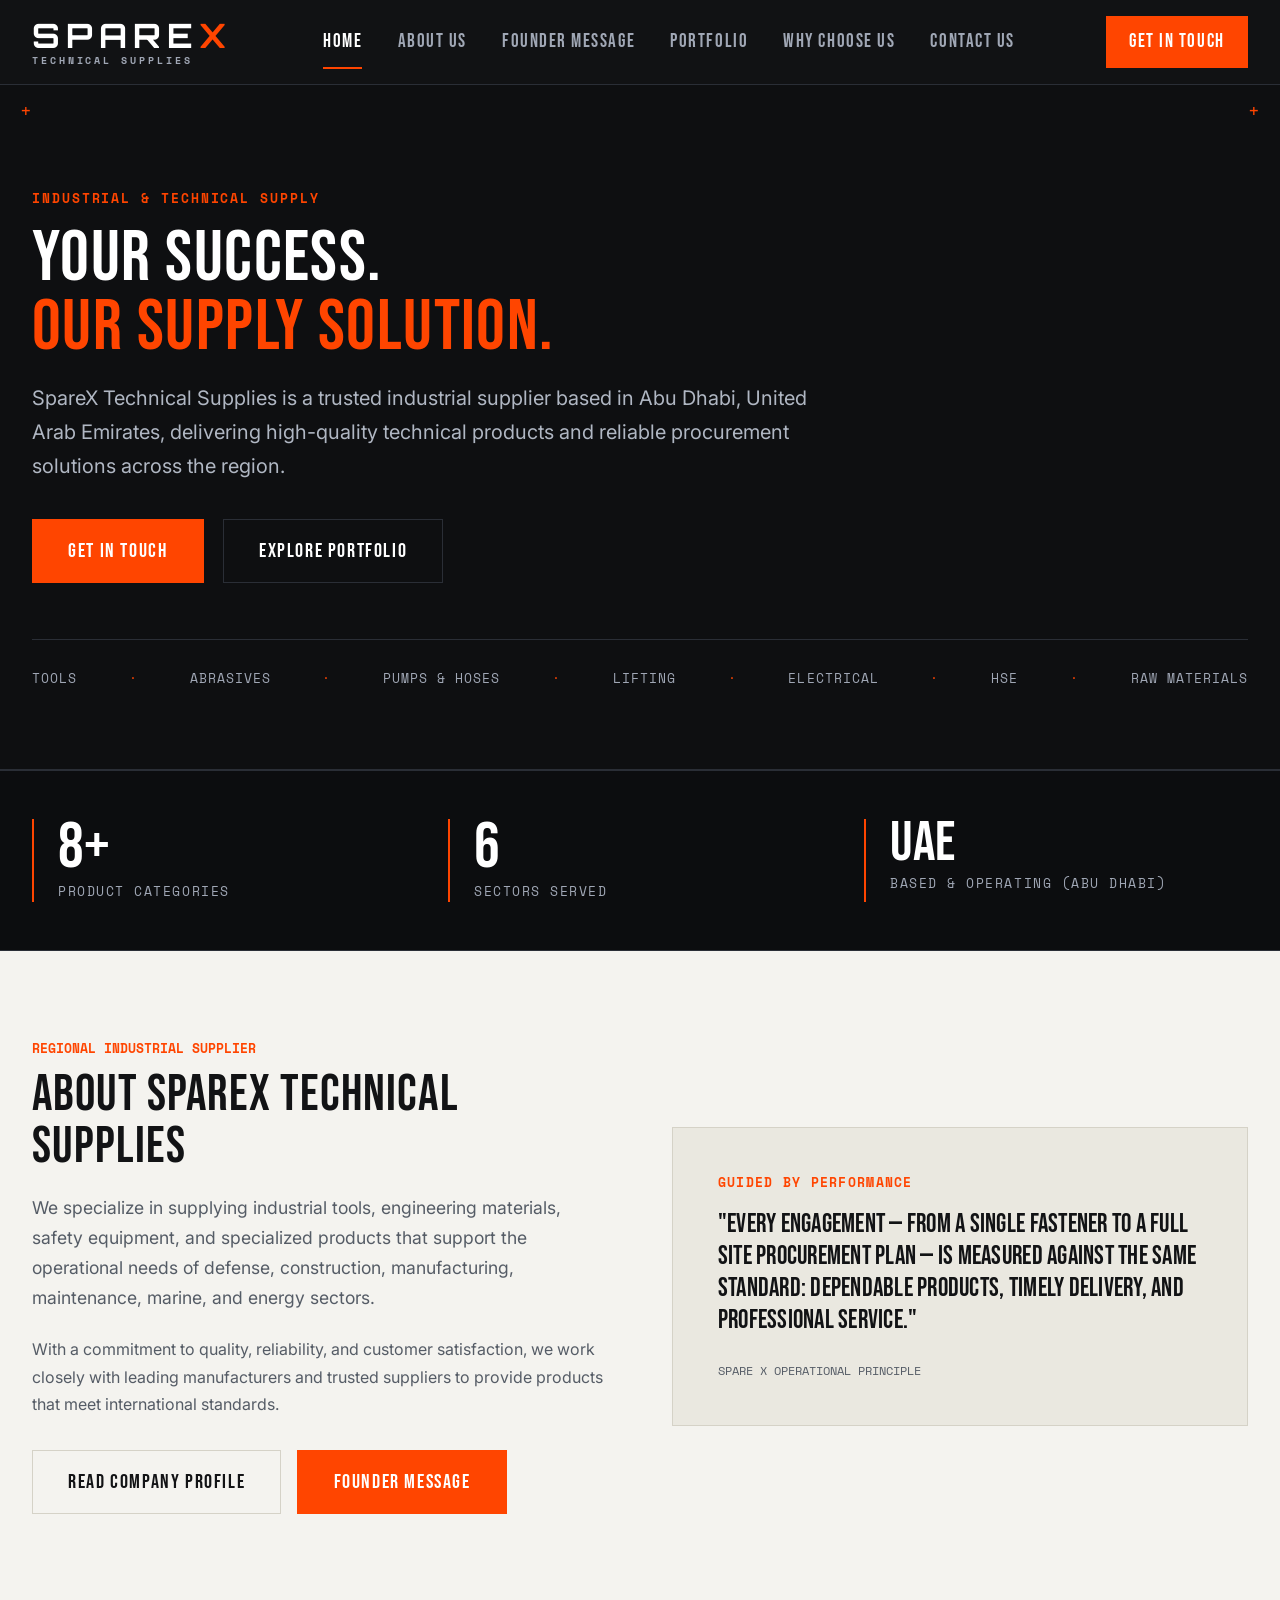
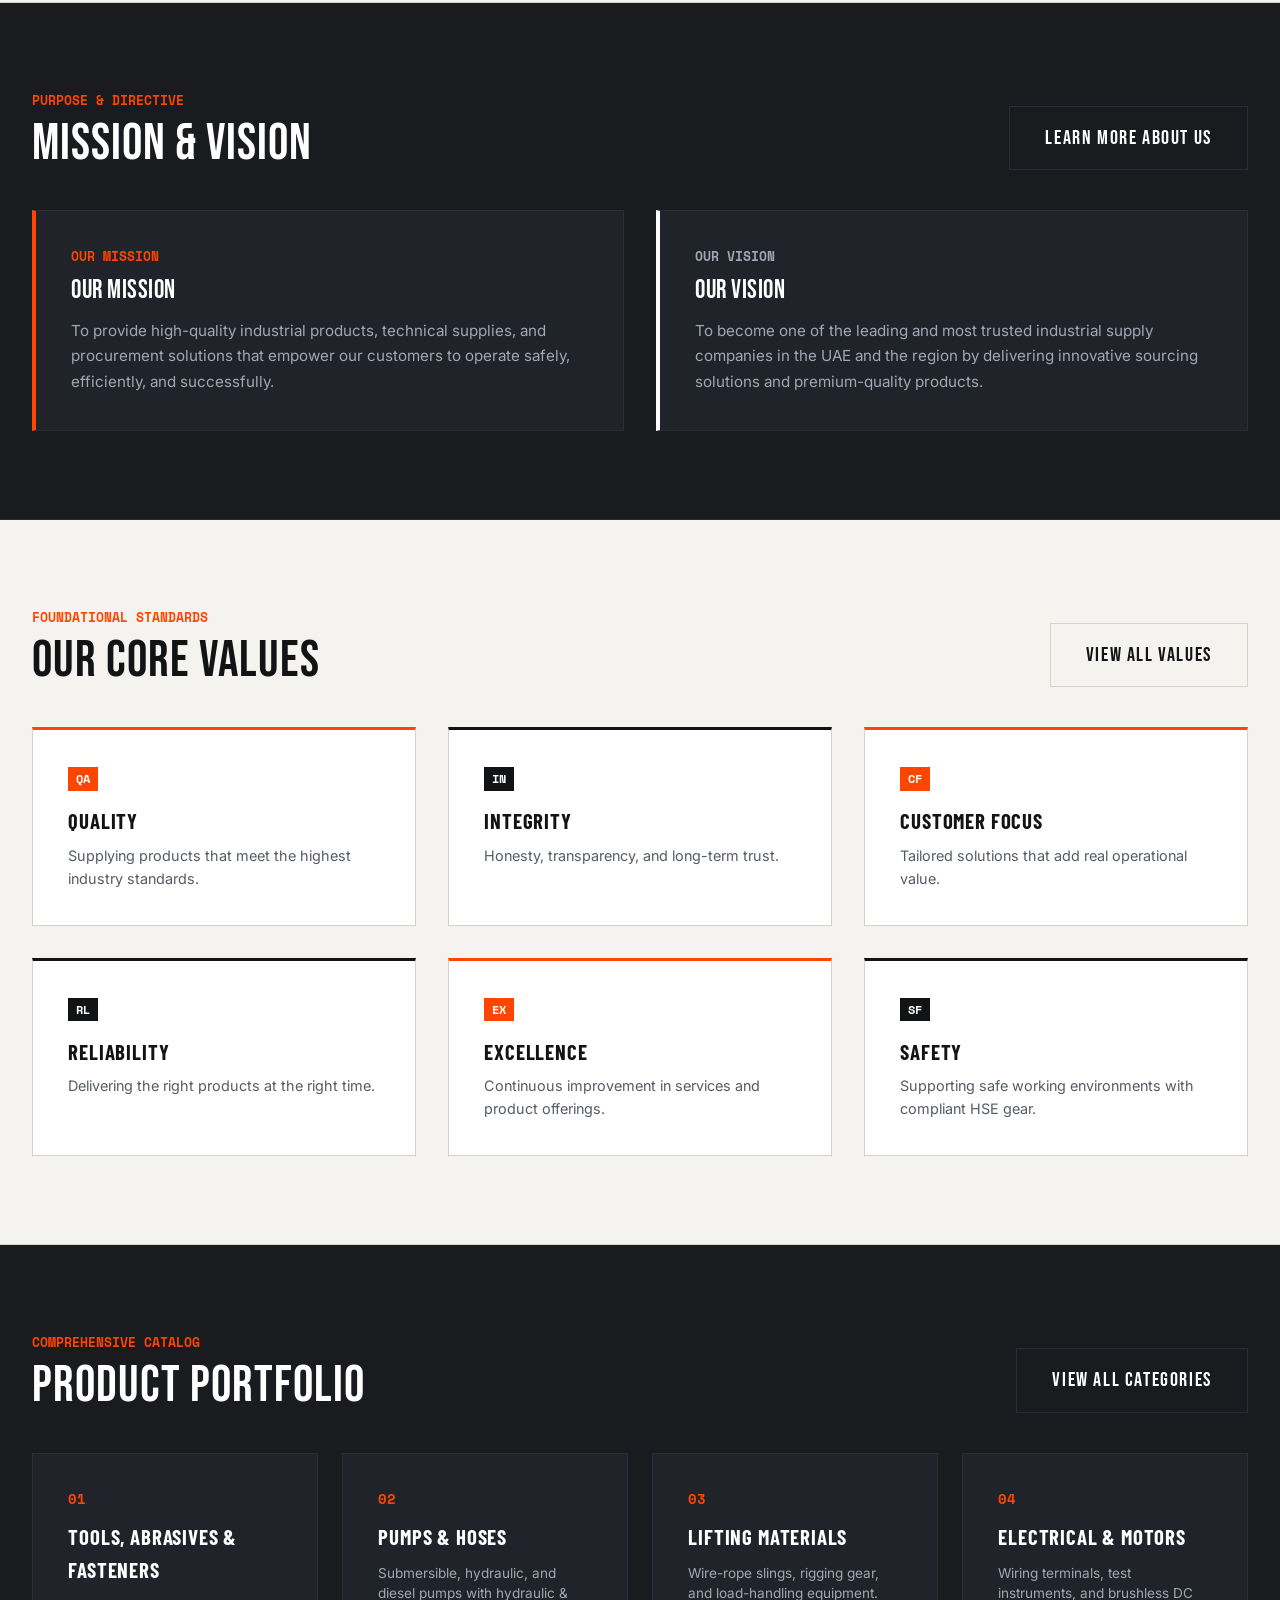
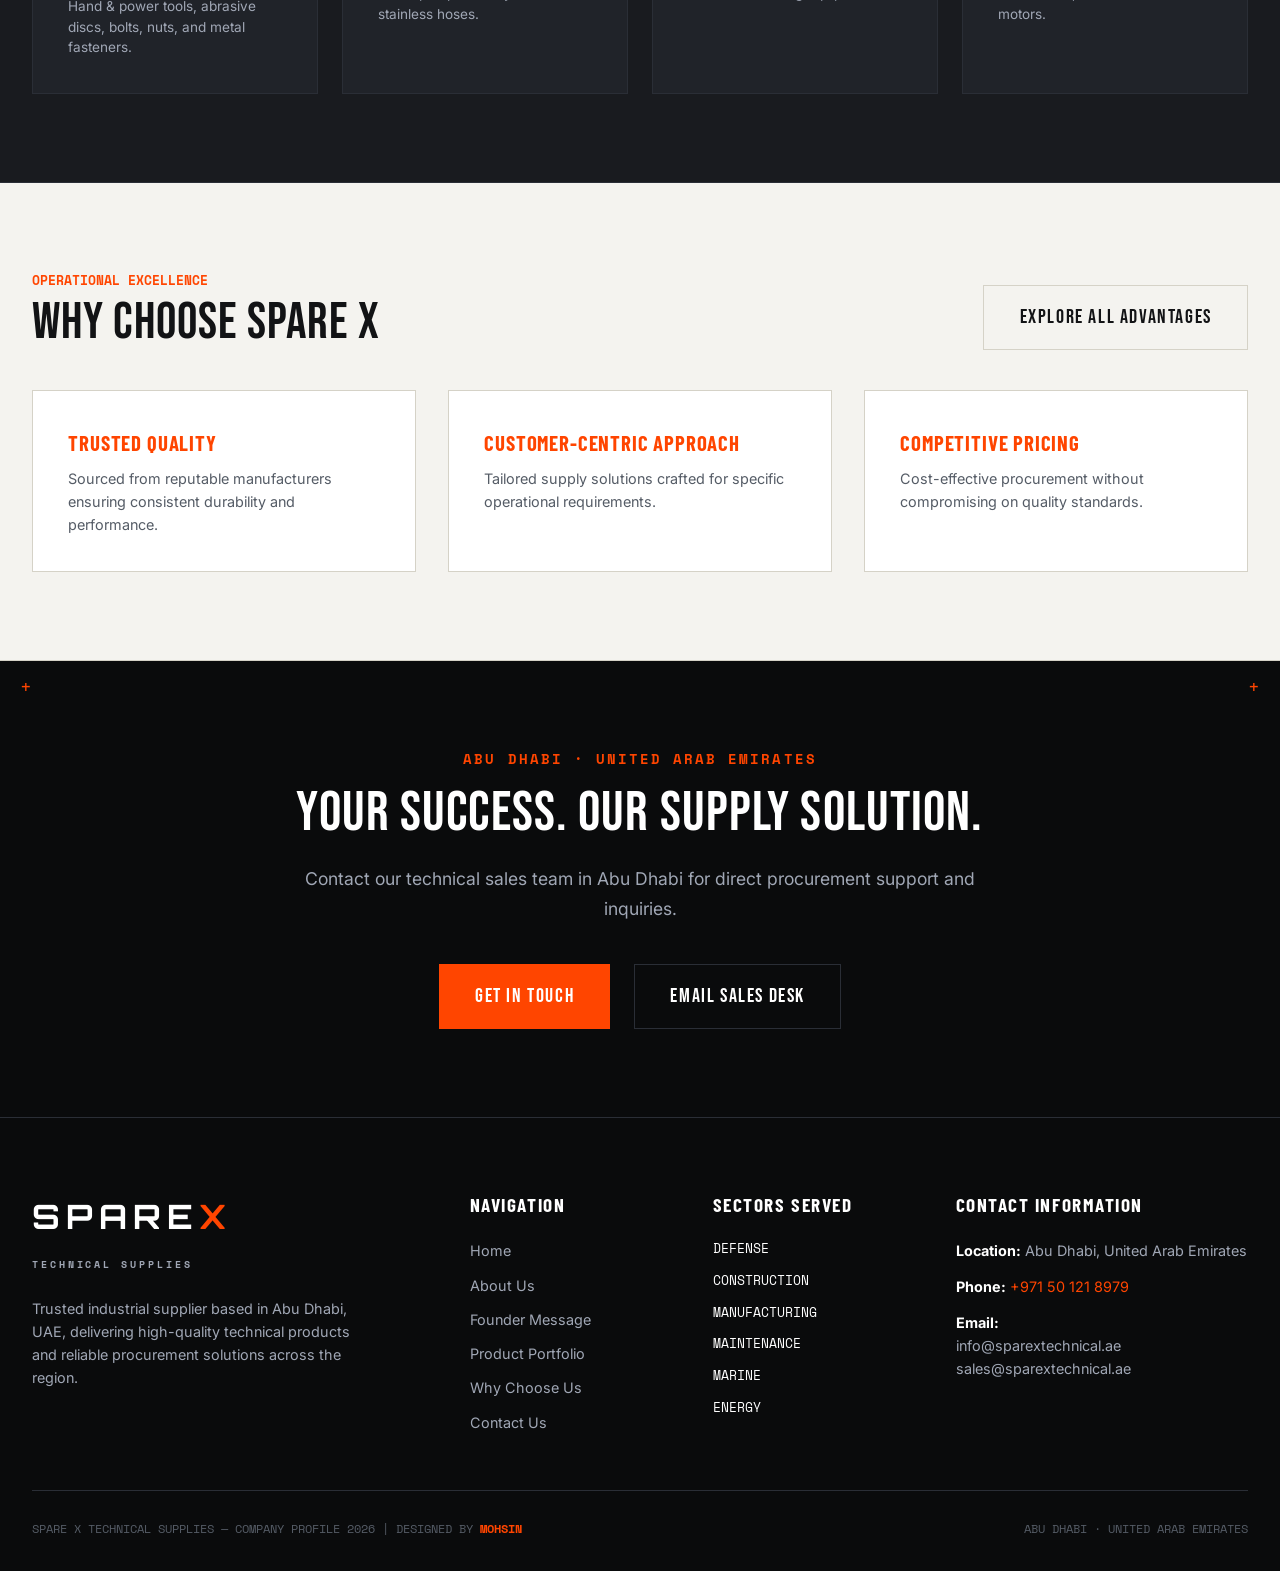
<file: index.html>
<!DOCTYPE html>
<html lang="en">
<head>
  <meta charset="UTF-8">
  <meta name="viewport" content="width=device-width, initial-scale=1.0">
  <title>Spare X Technical Supplies — Abu Dhabi, UAE | Industrial Procurement Solutions</title>
  <link rel="icon" type="image/svg+xml" href="favicon.svg">
  <link rel="stylesheet" href="styles.css">
</head>
<body>

  <!-- Main Site Navigation Header (Top-most, Clean) -->
  <header class="site-header">
    <div class="container">
      <a href="index.html" class="brand-logo">
        <div class="brand-logo-main">SPARE<span class="x-mark">X</span></div>
        <div class="brand-logo-sub">TECHNICAL SUPPLIES</div>
      </a>

      <nav class="nav-menu" id="navMenu">
        <a href="index.html" class="nav-link active">HOME</a>
        <a href="about.html" class="nav-link">ABOUT US</a>
        <a href="founder.html" class="nav-link">FOUNDER MESSAGE</a>
        <a href="portfolio.html" class="nav-link">PORTFOLIO</a>
        <a href="why-us.html" class="nav-link">WHY CHOOSE US</a>
        <a href="contact.html" class="nav-link">CONTACT US</a>
      </nav>

      <div style="display: flex; align-items: center; gap: 1rem;">
        <a href="contact.html" class="nav-cta">GET IN TOUCH</a>
        <div class="mobile-toggle" id="mobileToggle">
          <span></span><span></span><span></span>
        </div>
      </div>
    </div>
  </header>

  <!-- HERO SECTION (Dark Technical Theme - PDF Page 1) -->
  <section class="section section-dark technical-corner technical-corner--top-left technical-corner--top-right" style="padding: 6.5rem 0 5rem; background-color: #0E0F11;">
    <div class="container">
      <div style="max-width: 900px;">
        <div style="font-family: var(--font-mono); font-size: 0.8rem; color: var(--orange); letter-spacing: 0.15em; font-weight: 700; margin-bottom: 1rem; text-transform: uppercase;">
          INDUSTRIAL & TECHNICAL SUPPLY
        </div>
        <h1 class="heading-xl">
          YOUR SUCCESS.<br>
          <span style="color: var(--orange);">OUR SUPPLY SOLUTION.</span>
        </h1>
        <p class="lead-text" style="font-size: 1.25rem; margin-bottom: 2.2rem; color: #B0B7C3; max-width: 780px;">
          SpareX Technical Supplies is a trusted industrial supplier based in Abu Dhabi, United Arab Emirates, delivering high-quality technical products and reliable procurement solutions across the region.
        </p>
        
        <div style="display: flex; gap: 1.2rem; flex-wrap: wrap; margin-bottom: 3.5rem;">
          <a href="contact.html" class="btn-primary">GET IN TOUCH</a>
          <a href="portfolio.html" class="btn-secondary-dark">EXPLORE PORTFOLIO</a>
        </div>
      </div>

      <!-- Quick Category Scope Banner -->
      <div style="border-top: 1px solid var(--border-dark); padding-top: 1.8rem; display: flex; flex-wrap: wrap; gap: 1.5rem; align-items: center; justify-content: space-between; font-family: var(--font-mono); font-size: 0.8rem; color: var(--text-gray-light); text-transform: uppercase; letter-spacing: 0.08em;">
        <span>TOOLS</span>
        <span style="color: var(--orange);">·</span>
        <span>ABRASIVES</span>
        <span style="color: var(--orange);">·</span>
        <span>PUMPS & HOSES</span>
        <span style="color: var(--orange);">·</span>
        <span>LIFTING</span>
        <span style="color: var(--orange);">·</span>
        <span>ELECTRICAL</span>
        <span style="color: var(--orange);">·</span>
        <span>HSE</span>
        <span style="color: var(--orange);">·</span>
        <span>RAW MATERIALS</span>
      </div>
    </div>
  </section>

  <!-- KEY METRICS STRIP -->
  <div class="metrics-strip">
    <div class="container">
      <div class="metrics-grid">
        <div class="metric-item">
          <div class="metric-number" data-count="8" data-suffix="+">8+</div>
          <div class="metric-label">Product Categories</div>
        </div>
        <div class="metric-item">
          <div class="metric-number" data-count="6" data-suffix="">6</div>
          <div class="metric-label">Sectors Served</div>
        </div>
        <div class="metric-item">
          <div class="metric-number" style="font-size: 3.5rem;">UAE</div>
          <div class="metric-label">Based & Operating (Abu Dhabi)</div>
        </div>
      </div>
    </div>
  </div>

  <!-- SECTION 01 OVERVIEW: ABOUT US (Light Off-White Canvas Theme - PDF Page 2) -->
  <section class="section section-light">
    <div class="container">
      <div class="grid-2" style="align-items: center; gap: 4rem;">
        <div>
          <div style="font-family: var(--font-mono); font-size: 0.8rem; color: var(--orange); font-weight: 700; text-transform: uppercase; margin-bottom: 0.6rem;">
            REGIONAL INDUSTRIAL SUPPLIER
          </div>
          <h2 class="heading-lg">ABOUT SPAREX TECHNICAL SUPPLIES</h2>
          <p class="lead-text" style="margin-bottom: 1.5rem;">
            We specialize in supplying industrial tools, engineering materials, safety equipment, and specialized products that support the operational needs of defense, construction, manufacturing, maintenance, marine, and energy sectors.
          </p>
          <p style="color: var(--text-gray-dark); margin-bottom: 2rem; line-height: 1.7;">
            With a commitment to quality, reliability, and customer satisfaction, we work closely with leading manufacturers and trusted suppliers to provide products that meet international standards.
          </p>

          <div style="display: flex; gap: 1rem; flex-wrap: wrap;">
            <a href="about.html" class="btn-secondary-light">READ COMPANY PROFILE</a>
            <a href="founder.html" class="btn-primary">FOUNDER MESSAGE</a>
          </div>
        </div>

        <div style="background-color: var(--bg-light-surface); border: 1px solid var(--border-light); padding: 2.8rem; position: relative;">
          <div style="font-family: var(--font-mono); font-size: 0.8rem; color: var(--orange); text-transform: uppercase; letter-spacing: 0.1em; margin-bottom: 1rem; font-weight: 700;">
            GUIDED BY PERFORMANCE
          </div>
          <blockquote style="font-family: var(--font-heading); font-size: 1.6rem; font-weight: 400; line-height: 1.25; color: var(--text-dark); margin-bottom: 1.5rem; letter-spacing: 0.01em;">
            "Every engagement — from a single fastener to a full site procurement plan — is measured against the same standard: dependable products, timely delivery, and professional service."
          </blockquote>
          <div style="font-family: var(--font-mono); font-size: 0.75rem; color: var(--text-gray-dark); text-transform: uppercase;">
            SPARE X OPERATIONAL PRINCIPLE
          </div>
        </div>
      </div>
    </div>
  </section>

  <!-- SECTION 02 OVERVIEW: MISSION & VISION (Dark Surface Theme - PDF Page 3) -->
  <section class="section section-dark-surface">
    <div class="container">
      <div style="display: flex; justify-content: space-between; align-items: flex-end; margin-bottom: 2.5rem; flex-wrap: wrap; gap: 1.5rem;">
        <div>
          <div style="font-family: var(--font-mono); font-size: 0.8rem; color: var(--orange); font-weight: 700; text-transform: uppercase; margin-bottom: 0.4rem;">
            PURPOSE & DIRECTIVE
          </div>
          <h2 class="heading-lg" style="margin-bottom: 0;">MISSION & VISION</h2>
        </div>
        <a href="about.html" class="btn-secondary-dark">LEARN MORE ABOUT US</a>
      </div>

      <div class="grid-2" style="gap: 2rem;">
        <div class="card-dark" style="border-left: 4px solid var(--orange);">
          <div style="font-family: var(--font-mono); font-size: 0.8rem; color: var(--orange); font-weight: 700; margin-bottom: 0.6rem;">OUR MISSION</div>
          <h3 class="heading-md" style="color: var(--text-white); font-size: 1.6rem;">OUR MISSION</h3>
          <p style="color: var(--text-gray-light); line-height: 1.7; font-size: 0.95rem;">
            To provide high-quality industrial products, technical supplies, and procurement solutions that empower our customers to operate safely, efficiently, and successfully.
          </p>
        </div>

        <div class="card-dark" style="border-left: 4px solid var(--text-white);">
          <div style="font-family: var(--font-mono); font-size: 0.8rem; color: var(--text-gray-light); font-weight: 700; margin-bottom: 0.6rem;">OUR VISION</div>
          <h3 class="heading-md" style="color: var(--text-white); font-size: 1.6rem;">OUR VISION</h3>
          <p style="color: var(--text-gray-light); line-height: 1.7; font-size: 0.95rem;">
            To become one of the leading and most trusted industrial supply companies in the UAE and the region by delivering innovative sourcing solutions and premium-quality products.
          </p>
        </div>
      </div>
    </div>
  </section>

  <!-- SECTION 03 OVERVIEW: OUR CORE VALUES (Light Canvas Theme - PDF Page 4) -->
  <section class="section section-light">
    <div class="container">
      <div style="display: flex; justify-content: space-between; align-items: flex-end; margin-bottom: 2.5rem; flex-wrap: wrap; gap: 1.5rem;">
        <div>
          <div style="font-family: var(--font-mono); font-size: 0.8rem; color: var(--orange); font-weight: 700; text-transform: uppercase; margin-bottom: 0.4rem;">
            FOUNDATIONAL STANDARDS
          </div>
          <h2 class="heading-lg" style="margin-bottom: 0;">OUR CORE VALUES</h2>
        </div>
        <a href="about.html" class="btn-secondary-light">VIEW ALL VALUES</a>
      </div>

      <div class="grid-3">
        <div class="card-light" style="border-top: 3px solid var(--orange);">
          <span style="background-color: var(--orange); color: white; font-family: var(--font-mono); font-size: 0.75rem; font-weight: 700; padding: 0.2rem 0.5rem;">QA</span>
          <h3 class="heading-sm" style="font-size: 1.3rem; margin-top: 0.8rem; margin-bottom: 0.4rem;">QUALITY</h3>
          <p style="color: var(--text-gray-dark); font-size: 0.9rem;">Supplying products that meet the highest industry standards.</p>
        </div>

        <div class="card-light" style="border-top: 3px solid var(--text-dark);">
          <span style="background-color: var(--text-dark); color: white; font-family: var(--font-mono); font-size: 0.75rem; font-weight: 700; padding: 0.2rem 0.5rem;">IN</span>
          <h3 class="heading-sm" style="font-size: 1.3rem; margin-top: 0.8rem; margin-bottom: 0.4rem;">INTEGRITY</h3>
          <p style="color: var(--text-gray-dark); font-size: 0.9rem;">Honesty, transparency, and long-term trust.</p>
        </div>

        <div class="card-light" style="border-top: 3px solid var(--orange);">
          <span style="background-color: var(--orange); color: white; font-family: var(--font-mono); font-size: 0.75rem; font-weight: 700; padding: 0.2rem 0.5rem;">CF</span>
          <h3 class="heading-sm" style="font-size: 1.3rem; margin-top: 0.8rem; margin-bottom: 0.4rem;">CUSTOMER FOCUS</h3>
          <p style="color: var(--text-gray-dark); font-size: 0.9rem;">Tailored solutions that add real operational value.</p>
        </div>

        <div class="card-light" style="border-top: 3px solid var(--text-dark);">
          <span style="background-color: var(--text-dark); color: white; font-family: var(--font-mono); font-size: 0.75rem; font-weight: 700; padding: 0.2rem 0.5rem;">RL</span>
          <h3 class="heading-sm" style="font-size: 1.3rem; margin-top: 0.8rem; margin-bottom: 0.4rem;">RELIABILITY</h3>
          <p style="color: var(--text-gray-dark); font-size: 0.9rem;">Delivering the right products at the right time.</p>
        </div>

        <div class="card-light" style="border-top: 3px solid var(--orange);">
          <span style="background-color: var(--orange); color: white; font-family: var(--font-mono); font-size: 0.75rem; font-weight: 700; padding: 0.2rem 0.5rem;">EX</span>
          <h3 class="heading-sm" style="font-size: 1.3rem; margin-top: 0.8rem; margin-bottom: 0.4rem;">EXCELLENCE</h3>
          <p style="color: var(--text-gray-dark); font-size: 0.9rem;">Continuous improvement in services and product offerings.</p>
        </div>

        <div class="card-light" style="border-top: 3px solid var(--text-dark);">
          <span style="background-color: var(--text-dark); color: white; font-family: var(--font-mono); font-size: 0.75rem; font-weight: 700; padding: 0.2rem 0.5rem;">SF</span>
          <h3 class="heading-sm" style="font-size: 1.3rem; margin-top: 0.8rem; margin-bottom: 0.4rem;">SAFETY</h3>
          <p style="color: var(--text-gray-dark); font-size: 0.9rem;">Supporting safe working environments with compliant HSE gear.</p>
        </div>
      </div>
    </div>
  </section>

  <!-- SECTION 04 OVERVIEW: PRODUCT PORTFOLIO (Dark Surface Theme - PDF Page 5) -->
  <section class="section section-dark-surface">
    <div class="container">
      <div style="display: flex; justify-content: space-between; align-items: flex-end; margin-bottom: 2.5rem; flex-wrap: wrap; gap: 1.5rem;">
        <div>
          <div style="font-family: var(--font-mono); font-size: 0.8rem; color: var(--orange); font-weight: 700; text-transform: uppercase; margin-bottom: 0.4rem;">
            COMPREHENSIVE CATALOG
          </div>
          <h2 class="heading-lg" style="margin-bottom: 0;">PRODUCT PORTFOLIO</h2>
        </div>
        <a href="portfolio.html" class="btn-secondary-dark">VIEW ALL CATEGORIES</a>
      </div>

      <div class="grid-4">
        <div class="card-dark">
          <div style="font-family: var(--font-mono); color: var(--orange); font-weight: 700; margin-bottom: 0.6rem; font-size: 0.85rem;">01</div>
          <h3 class="heading-sm" style="color: var(--text-white); margin-bottom: 0.6rem;">TOOLS, ABRASIVES & FASTENERS</h3>
          <p style="color: var(--text-gray-light); font-size: 0.85rem; line-height: 1.5;">Hand & power tools, abrasive discs, bolts, nuts, and metal fasteners.</p>
        </div>

        <div class="card-dark">
          <div style="font-family: var(--font-mono); color: var(--orange); font-weight: 700; margin-bottom: 0.6rem; font-size: 0.85rem;">02</div>
          <h3 class="heading-sm" style="color: var(--text-white); margin-bottom: 0.6rem;">PUMPS & HOSES</h3>
          <p style="color: var(--text-gray-light); font-size: 0.85rem; line-height: 1.5;">Submersible, hydraulic, and diesel pumps with hydraulic & stainless hoses.</p>
        </div>

        <div class="card-dark">
          <div style="font-family: var(--font-mono); color: var(--orange); font-weight: 700; margin-bottom: 0.6rem; font-size: 0.85rem;">03</div>
          <h3 class="heading-sm" style="color: var(--text-white); margin-bottom: 0.6rem;">LIFTING MATERIALS</h3>
          <p style="color: var(--text-gray-light); font-size: 0.85rem; line-height: 1.5;">Wire-rope slings, rigging gear, and load-handling equipment.</p>
        </div>

        <div class="card-dark">
          <div style="font-family: var(--font-mono); color: var(--orange); font-weight: 700; margin-bottom: 0.6rem; font-size: 0.85rem;">04</div>
          <h3 class="heading-sm" style="color: var(--text-white); margin-bottom: 0.6rem;">ELECTRICAL & MOTORS</h3>
          <p style="color: var(--text-gray-light); font-size: 0.85rem; line-height: 1.5;">Wiring terminals, test instruments, and brushless DC motors.</p>
        </div>
      </div>
    </div>
  </section>

  <!-- SECTION 05 OVERVIEW: WHY CHOOSE SPARE X (Light Canvas Theme - PDF Page 6) -->
  <section class="section section-light">
    <div class="container">
      <div style="display: flex; justify-content: space-between; align-items: flex-end; margin-bottom: 2.5rem; flex-wrap: wrap; gap: 1.5rem;">
        <div>
          <div style="font-family: var(--font-mono); font-size: 0.8rem; color: var(--orange); font-weight: 700; text-transform: uppercase; margin-bottom: 0.4rem;">
            OPERATIONAL EXCELLENCE
          </div>
          <h2 class="heading-lg" style="margin-bottom: 0;">WHY CHOOSE SPARE X</h2>
        </div>
        <a href="why-us.html" class="btn-secondary-light">EXPLORE ALL ADVANTAGES</a>
      </div>

      <div class="grid-3">
        <div class="card-light">
          <h3 class="heading-sm" style="color: var(--orange);">TRUSTED QUALITY</h3>
          <p style="color: var(--text-gray-dark); font-size: 0.9rem;">Sourced from reputable manufacturers ensuring consistent durability and performance.</p>
        </div>

        <div class="card-light">
          <h3 class="heading-sm" style="color: var(--orange);">CUSTOMER-CENTRIC APPROACH</h3>
          <p style="color: var(--text-gray-dark); font-size: 0.9rem;">Tailored supply solutions crafted for specific operational requirements.</p>
        </div>

        <div class="card-light">
          <h3 class="heading-sm" style="color: var(--orange);">COMPETITIVE PRICING</h3>
          <p style="color: var(--text-gray-dark); font-size: 0.9rem;">Cost-effective procurement without compromising on quality standards.</p>
        </div>
      </div>
    </div>
  </section>

  <!-- CLOSING SECTION & CTA (Dark Industrial Banner - PDF Page 7) -->
  <section class="section section-dark technical-corner technical-corner--top-left technical-corner--top-right" style="background-color: #0A0B0C; padding: 5.5rem 0; border-bottom: none;">
    <div class="container" style="text-align: center;">
      <div style="font-family: var(--font-mono); font-size: 0.85rem; color: var(--orange); letter-spacing: 0.15em; font-weight: 700; margin-bottom: 1rem; text-transform: uppercase;">
        ABU DHABI · UNITED ARAB EMIRATES
      </div>
      <h2 class="heading-xl" style="font-size: 3.5rem; margin-bottom: 1.5rem;">
        YOUR SUCCESS. OUR SUPPLY SOLUTION.
      </h2>
      <p class="lead-text" style="margin: 0 auto 2.5rem; max-width: 700px; color: var(--text-gray-light);">
        Contact our technical sales team in Abu Dhabi for direct procurement support and inquiries.
      </p>
      <div style="display: flex; justify-content: center; gap: 1.5rem; flex-wrap: wrap;">
        <a href="contact.html" class="btn-primary">GET IN TOUCH</a>
        <a href="mailto:sales@sparextechnical.ae" class="btn-secondary-dark">EMAIL SALES DESK</a>
      </div>
    </div>
  </section>

  <!-- MAIN FOOTER -->
  <footer class="site-footer">
    <div class="container">
      <div class="footer-top">
        <div>
          <div class="brand-logo-main" style="margin-bottom: 0.8rem;">SPARE<span class="x-mark">X</span></div>
          <div class="brand-logo-sub" style="margin-bottom: 1.5rem;">TECHNICAL SUPPLIES</div>
          <p style="color: var(--text-gray-light); font-size: 0.9rem; max-width: 340px; line-height: 1.6;">
            Trusted industrial supplier based in Abu Dhabi, UAE, delivering high-quality technical products and reliable procurement solutions across the region.
          </p>
        </div>

        <div>
          <h4 class="footer-title">NAVIGATION</h4>
          <ul class="footer-links">
            <li><a href="index.html">Home</a></li>
            <li><a href="about.html">About Us</a></li>
            <li><a href="founder.html">Founder Message</a></li>
            <li><a href="portfolio.html">Product Portfolio</a></li>
            <li><a href="why-us.html">Why Choose Us</a></li>
            <li><a href="contact.html">Contact Us</a></li>
          </ul>
        </div>

        <div>
          <h4 class="footer-title">SECTORS SERVED</h4>
          <ul class="footer-links" style="font-family: var(--font-mono); font-size: 0.8rem;">
            <li>DEFENSE</li>
            <li>CONSTRUCTION</li>
            <li>MANUFACTURING</li>
            <li>MAINTENANCE</li>
            <li>MARINE</li>
            <li>ENERGY</li>
          </ul>
        </div>

        <div>
          <h4 class="footer-title">CONTACT INFORMATION</h4>
          <div style="display: flex; flex-direction: column; gap: 0.8rem; font-size: 0.9rem; color: var(--text-gray-light);">
            <p><strong style="color: var(--text-white);">Location:</strong> Abu Dhabi, United Arab Emirates</p>
            <p><strong style="color: var(--text-white);">Phone:</strong> <a href="tel:+971501218979" style="color: var(--orange);">+971 50 121 8979</a></p>
            <p><strong style="color: var(--text-white);">Email:</strong><br>
              <a href="mailto:info@sparextechnical.ae">info@sparextechnical.ae</a><br>
              <a href="mailto:sales@sparextechnical.ae">sales@sparextechnical.ae</a>
            </p>
          </div>
        </div>
      </div>

      <div class="footer-bottom">
        <div>SPARE X TECHNICAL SUPPLIES — COMPANY PROFILE 2026 | Designed by <a href="https://wa.me/923014365045?text=I%20am%20coming%20from%20Sparex%20website%2C%20I%20need%20to..." target="_blank" style="color: var(--orange); font-weight: 700;">Mohsin</a></div>
        <div>ABU DHABI · UNITED ARAB EMIRATES</div>
      </div>
    </div>
  </footer>

  <script src="main.js"></script>
</body>
</html>
</file>
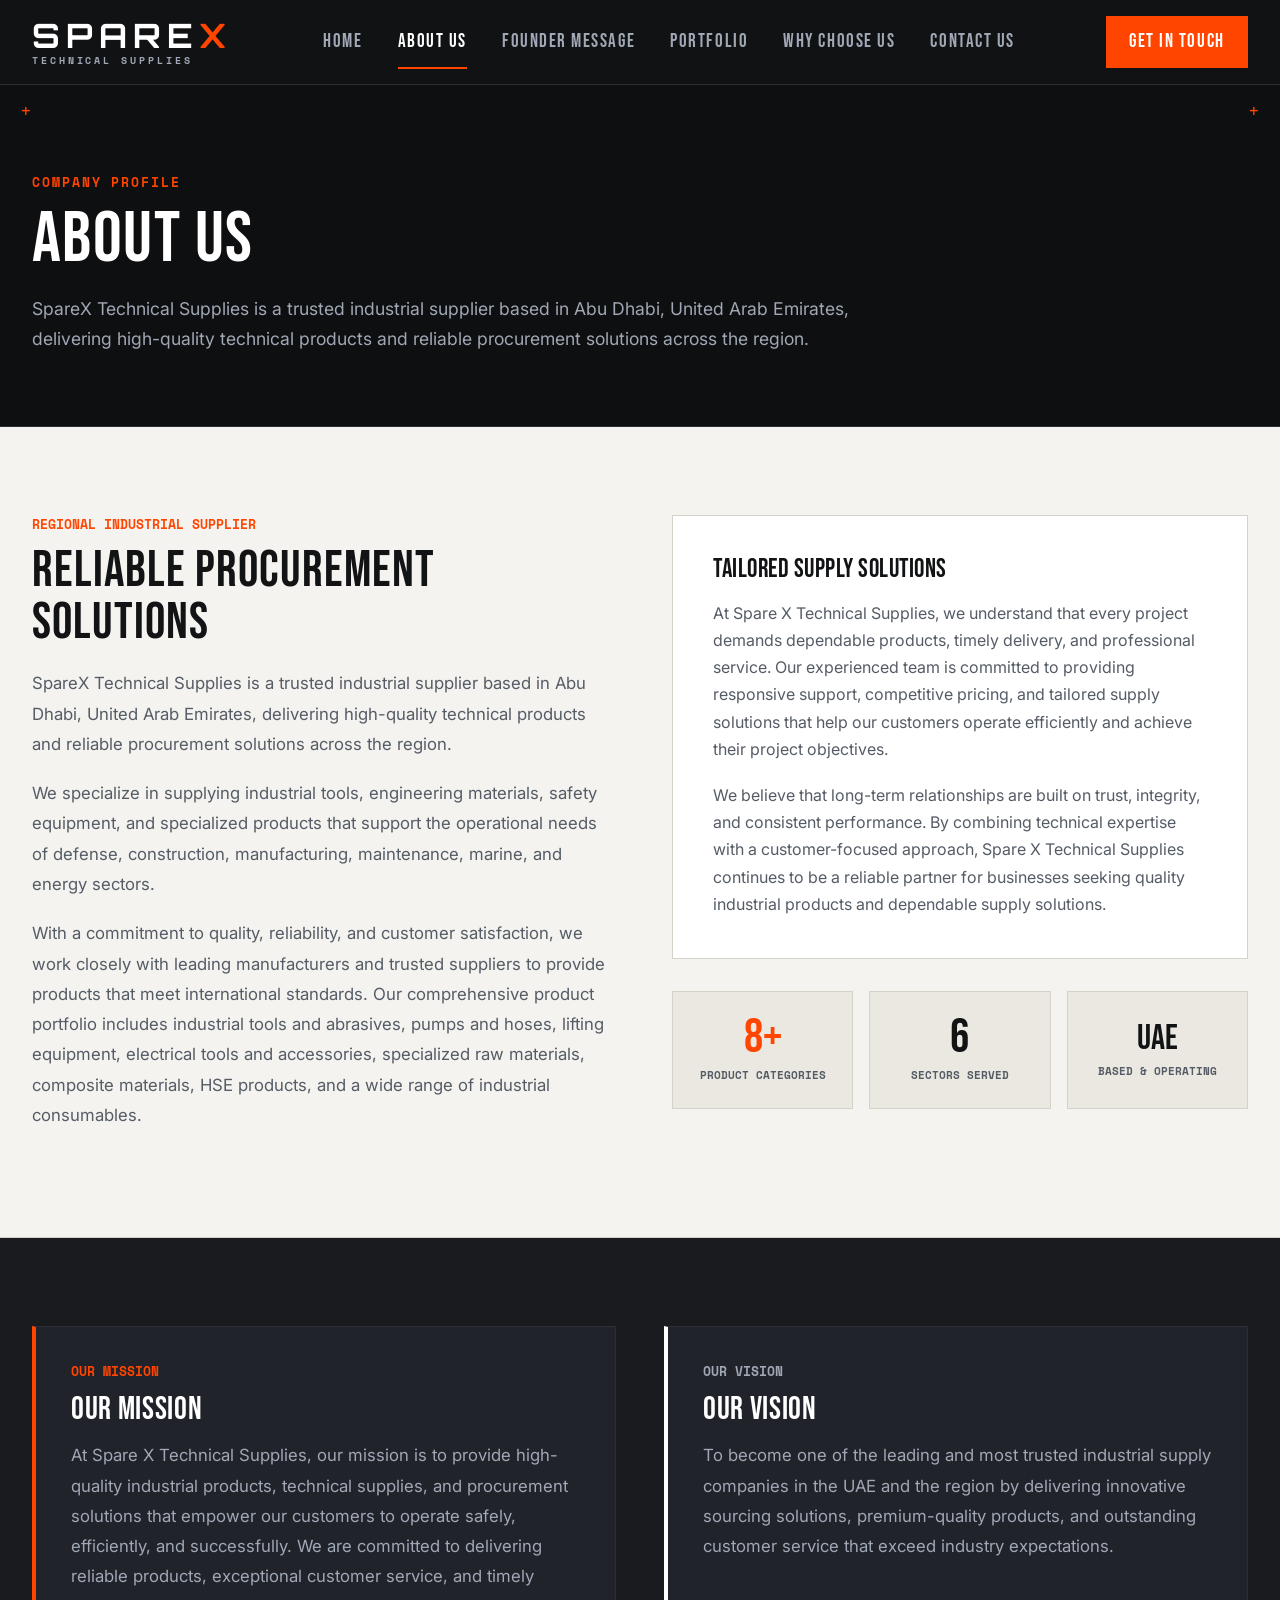
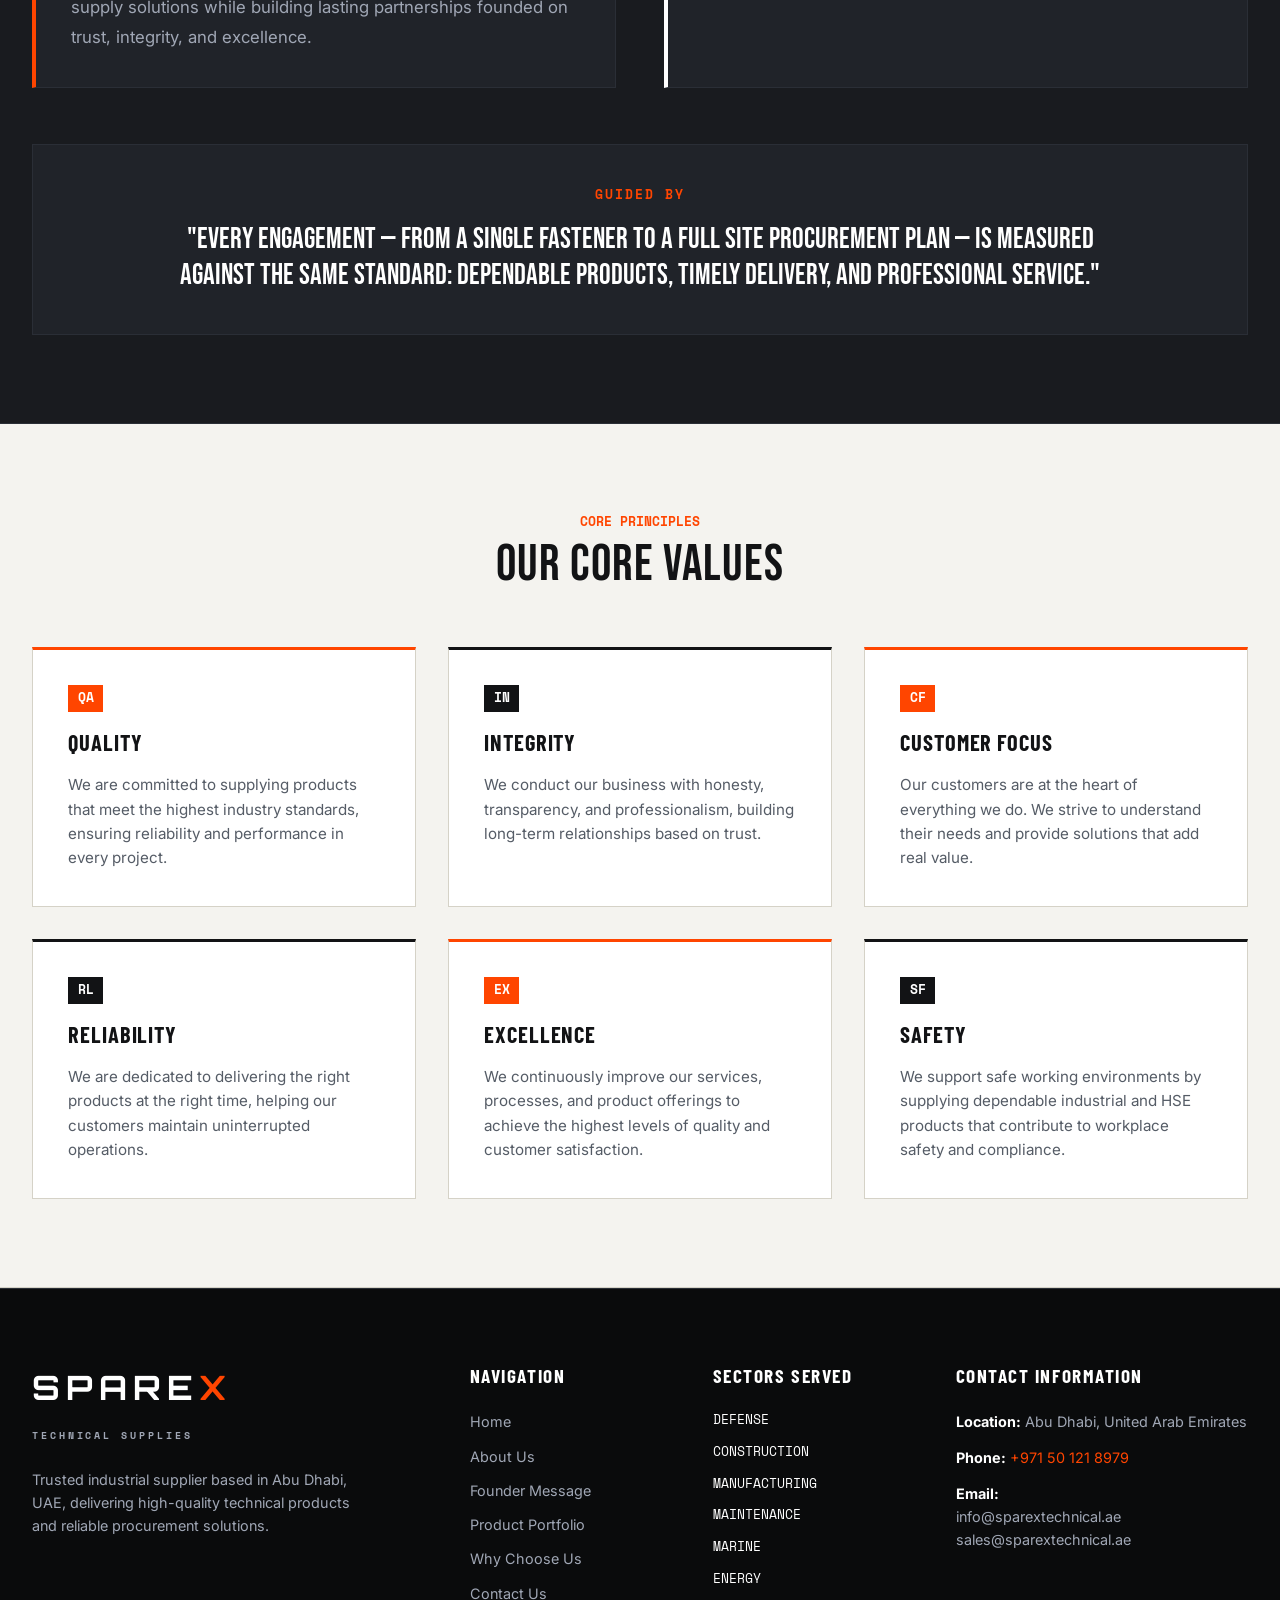
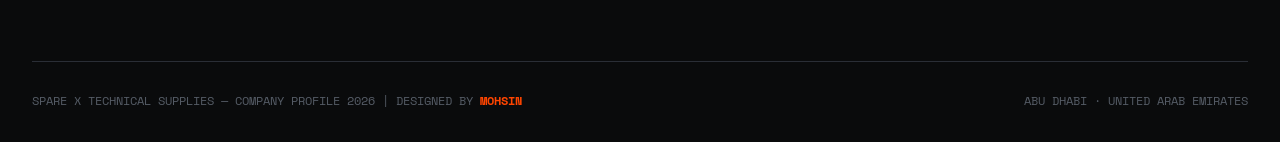
<file: about.html>
<!DOCTYPE html>
<html lang="en">
<head>
  <meta charset="UTF-8">
  <meta name="viewport" content="width=device-width, initial-scale=1.0">
  <title>About Us — Spare X Technical Supplies | Abu Dhabi, UAE</title>
  <link rel="icon" type="image/svg+xml" href="favicon.svg">
  <link rel="stylesheet" href="styles.css">
</head>
<body>

  <!-- Main Navigation Header -->
  <header class="site-header">
    <div class="container">
      <a href="index.html" class="brand-logo">
        <div class="brand-logo-main">SPARE<span class="x-mark">X</span></div>
        <div class="brand-logo-sub">TECHNICAL SUPPLIES</div>
      </a>

      <nav class="nav-menu" id="navMenu">
        <a href="index.html" class="nav-link">HOME</a>
        <a href="about.html" class="nav-link active">ABOUT US</a>
        <a href="founder.html" class="nav-link">FOUNDER MESSAGE</a>
        <a href="portfolio.html" class="nav-link">PORTFOLIO</a>
        <a href="why-us.html" class="nav-link">WHY CHOOSE US</a>
        <a href="contact.html" class="nav-link">CONTACT US</a>
      </nav>

      <div style="display: flex; align-items: center; gap: 1rem;">
        <a href="contact.html" class="nav-cta">GET IN TOUCH</a>
        <div class="mobile-toggle" id="mobileToggle">
          <span></span><span></span><span></span>
        </div>
      </div>
    </div>
  </header>

  <!-- PAGE HEADER (Dark Technical Banner) -->
  <section class="section section-dark technical-corner technical-corner--top-left technical-corner--top-right" style="padding: 5.5rem 0 4.5rem; background-color: #0E0F11;">
    <div class="container">
      <div style="font-family: var(--font-mono); font-size: 0.8rem; color: var(--orange); letter-spacing: 0.15em; font-weight: 700; margin-bottom: 0.8rem; text-transform: uppercase;">
        COMPANY PROFILE
      </div>
      <h1 class="heading-xl">ABOUT US</h1>
      <p class="lead-text" style="color: var(--text-gray-light); max-width: 850px;">
        SpareX Technical Supplies is a trusted industrial supplier based in Abu Dhabi, United Arab Emirates, delivering high-quality technical products and reliable procurement solutions across the region.
      </p>
    </div>
  </section>

  <!-- DETAILED COMPANY PROFILE (Off-White Light Canvas - Full PDF page 2) -->
  <section class="section section-light">
    <div class="container">
      <div class="grid-2" style="gap: 4rem; align-items: flex-start;">
        <div>
          <div style="font-family: var(--font-mono); font-size: 0.8rem; color: var(--orange); font-weight: 700; text-transform: uppercase; margin-bottom: 0.6rem;">
            REGIONAL INDUSTRIAL SUPPLIER
          </div>
          <h2 class="heading-lg">RELIABLE PROCUREMENT SOLUTIONS</h2>
          
          <p style="color: var(--text-gray-dark); margin-bottom: 1.2rem; line-height: 1.8; font-size: 1.05rem;">
            SpareX Technical Supplies is a trusted industrial supplier based in Abu Dhabi, United Arab Emirates, delivering high-quality technical products and reliable procurement solutions across the region.
          </p>
          <p style="color: var(--text-gray-dark); margin-bottom: 1.2rem; line-height: 1.8; font-size: 1.05rem;">
            We specialize in supplying industrial tools, engineering materials, safety equipment, and specialized products that support the operational needs of defense, construction, manufacturing, maintenance, marine, and energy sectors.
          </p>
          <p style="color: var(--text-gray-dark); margin-bottom: 1.2rem; line-height: 1.8; font-size: 1.05rem;">
            With a commitment to quality, reliability, and customer satisfaction, we work closely with leading manufacturers and trusted suppliers to provide products that meet international standards. Our comprehensive product portfolio includes industrial tools and abrasives, pumps and hoses, lifting equipment, electrical tools and accessories, specialized raw materials, composite materials, HSE products, and a wide range of industrial consumables.
          </p>
        </div>

        <div>
          <div style="background-color: var(--bg-light-card); border: 1px solid var(--border-light); padding: 2.5rem; margin-bottom: 2rem;">
            <h3 class="heading-md" style="font-size: 1.6rem; margin-bottom: 1rem;">TAILORED SUPPLY SOLUTIONS</h3>
            <p style="color: var(--text-gray-dark); line-height: 1.7; margin-bottom: 1.2rem;">
              At Spare X Technical Supplies, we understand that every project demands dependable products, timely delivery, and professional service. Our experienced team is committed to providing responsive support, competitive pricing, and tailored supply solutions that help our customers operate efficiently and achieve their project objectives.
            </p>
            <p style="color: var(--text-gray-dark); line-height: 1.7;">
              We believe that long-term relationships are built on trust, integrity, and consistent performance. By combining technical expertise with a customer-focused approach, Spare X Technical Supplies continues to be a reliable partner for businesses seeking quality industrial products and dependable supply solutions.
            </p>
          </div>

          <div class="metrics-mini-grid">
            <div style="background-color: var(--bg-light-surface); border: 1px solid var(--border-light); padding: 1.5rem 1rem;">
              <div style="font-family: var(--font-heading); font-size: 3rem; color: var(--orange); line-height: 0.9;">8+</div>
              <div style="font-family: var(--font-mono); font-size: 0.7rem; color: var(--text-gray-dark); font-weight: 700; margin-top: 0.4rem;">PRODUCT CATEGORIES</div>
            </div>
            <div style="background-color: var(--bg-light-surface); border: 1px solid var(--border-light); padding: 1.5rem 1rem;">
              <div style="font-family: var(--font-heading); font-size: 3rem; color: var(--text-dark); line-height: 0.9;">6</div>
              <div style="font-family: var(--font-mono); font-size: 0.7rem; color: var(--text-gray-dark); font-weight: 700; margin-top: 0.4rem;">SECTORS SERVED</div>
            </div>
            <div style="background-color: var(--bg-light-surface); border: 1px solid var(--border-light); padding: 1.5rem 1rem;">
              <div style="font-family: var(--font-heading); font-size: 2.2rem; color: var(--text-dark); line-height: 1; margin-top: 0.3rem;">UAE</div>
              <div style="font-family: var(--font-mono); font-size: 0.7rem; color: var(--text-gray-dark); font-weight: 700; margin-top: 0.4rem;">BASED & OPERATING</div>
            </div>
          </div>
        </div>
      </div>
    </div>
  </section>

  <!-- MISSION & VISION SECTION (Dark Surface Canvas - PDF Page 3) -->
  <section class="section section-dark-surface">
    <div class="container">
      <div class="grid-2" style="gap: 3rem;">
        <!-- Mission -->
        <div class="card-dark" style="border-left: 4px solid var(--orange);">
          <div style="font-family: var(--font-mono); font-size: 0.8rem; color: var(--orange); font-weight: 700; text-transform: uppercase; margin-bottom: 0.6rem;">
            OUR MISSION
          </div>
          <h3 class="heading-md" style="color: var(--text-white);">OUR MISSION</h3>
          <p style="color: var(--text-gray-light); line-height: 1.8; font-size: 1.05rem;">
            At Spare X Technical Supplies, our mission is to provide high-quality industrial products, technical supplies, and procurement solutions that empower our customers to operate safely, efficiently, and successfully. We are committed to delivering reliable products, exceptional customer service, and timely supply solutions while building lasting partnerships founded on trust, integrity, and excellence.
          </p>
        </div>

        <!-- Vision -->
        <div class="card-dark" style="border-left: 4px solid var(--text-white);">
          <div style="font-family: var(--font-mono); font-size: 0.8rem; color: var(--text-gray-light); font-weight: 700; text-transform: uppercase; margin-bottom: 0.6rem;">
            OUR VISION
          </div>
          <h3 class="heading-md" style="color: var(--text-white);">OUR VISION</h3>
          <p style="color: var(--text-gray-light); line-height: 1.8; font-size: 1.05rem;">
            To become one of the leading and most trusted industrial supply companies in the UAE and the region by delivering innovative sourcing solutions, premium-quality products, and outstanding customer service that exceed industry expectations.
          </p>
        </div>
      </div>

      <!-- Guided By Callout -->
      <div style="margin-top: 3.5rem; background-color: var(--bg-dark-card); border: 1px solid var(--border-dark); padding: 2.5rem; text-align: center;">
        <div style="font-family: var(--font-mono); font-size: 0.8rem; color: var(--orange); text-transform: uppercase; letter-spacing: 0.15em; font-weight: 700; margin-bottom: 1rem;">
          GUIDED BY
        </div>
        <p style="font-family: var(--font-heading); font-size: 1.8rem; font-weight: 400; color: var(--text-white); max-width: 950px; margin: 0 auto; line-height: 1.25;">
          "Every engagement — from a single fastener to a full site procurement plan — is measured against the same standard: dependable products, timely delivery, and professional service."
        </p>
      </div>
    </div>
  </section>

  <!-- OUR CORE VALUES (Light Off-White Canvas - PDF Page 4) -->
  <section class="section section-light">
    <div class="container">
      <div style="text-align: center; max-width: 800px; margin: 0 auto 3.5rem;">
        <div style="font-family: var(--font-mono); font-size: 0.8rem; color: var(--orange); font-weight: 700; text-transform: uppercase; margin-bottom: 0.4rem;">
          CORE PRINCIPLES
        </div>
        <h2 class="heading-lg">OUR CORE VALUES</h2>
      </div>

      <div class="grid-3">
        <!-- QA -->
        <div class="card-light" style="border-top: 3px solid var(--orange);">
          <div style="display: flex; justify-content: space-between; align-items: center; margin-bottom: 0.8rem;">
            <div style="background-color: var(--orange); color: white; font-family: var(--font-mono); font-size: 0.8rem; font-weight: 700; padding: 0.2rem 0.6rem;">QA</div>
          </div>
          <h3 class="heading-sm" style="font-size: 1.4rem; margin-bottom: 0.8rem;">QUALITY</h3>
          <p style="color: var(--text-gray-dark); font-size: 0.95rem; line-height: 1.6;">
            We are committed to supplying products that meet the highest industry standards, ensuring reliability and performance in every project.
          </p>
        </div>

        <!-- IN -->
        <div class="card-light" style="border-top: 3px solid var(--text-dark);">
          <div style="display: flex; justify-content: space-between; align-items: center; margin-bottom: 0.8rem;">
            <div style="background-color: var(--text-dark); color: white; font-family: var(--font-mono); font-size: 0.8rem; font-weight: 700; padding: 0.2rem 0.6rem;">IN</div>
          </div>
          <h3 class="heading-sm" style="font-size: 1.4rem; margin-bottom: 0.8rem;">INTEGRITY</h3>
          <p style="color: var(--text-gray-dark); font-size: 0.95rem; line-height: 1.6;">
            We conduct our business with honesty, transparency, and professionalism, building long-term relationships based on trust.
          </p>
        </div>

        <!-- CF -->
        <div class="card-light" style="border-top: 3px solid var(--orange);">
          <div style="display: flex; justify-content: space-between; align-items: center; margin-bottom: 0.8rem;">
            <div style="background-color: var(--orange); color: white; font-family: var(--font-mono); font-size: 0.8rem; font-weight: 700; padding: 0.2rem 0.6rem;">CF</div>
          </div>
          <h3 class="heading-sm" style="font-size: 1.4rem; margin-bottom: 0.8rem;">CUSTOMER FOCUS</h3>
          <p style="color: var(--text-gray-dark); font-size: 0.95rem; line-height: 1.6;">
            Our customers are at the heart of everything we do. We strive to understand their needs and provide solutions that add real value.
          </p>
        </div>

        <!-- RL -->
        <div class="card-light" style="border-top: 3px solid var(--text-dark);">
          <div style="display: flex; justify-content: space-between; align-items: center; margin-bottom: 0.8rem;">
            <div style="background-color: var(--text-dark); color: white; font-family: var(--font-mono); font-size: 0.8rem; font-weight: 700; padding: 0.2rem 0.6rem;">RL</div>
          </div>
          <h3 class="heading-sm" style="font-size: 1.4rem; margin-bottom: 0.8rem;">RELIABILITY</h3>
          <p style="color: var(--text-gray-dark); font-size: 0.95rem; line-height: 1.6;">
            We are dedicated to delivering the right products at the right time, helping our customers maintain uninterrupted operations.
          </p>
        </div>

        <!-- EX -->
        <div class="card-light" style="border-top: 3px solid var(--orange);">
          <div style="display: flex; justify-content: space-between; align-items: center; margin-bottom: 0.8rem;">
            <div style="background-color: var(--orange); color: white; font-family: var(--font-mono); font-size: 0.8rem; font-weight: 700; padding: 0.2rem 0.6rem;">EX</div>
          </div>
          <h3 class="heading-sm" style="font-size: 1.4rem; margin-bottom: 0.8rem;">EXCELLENCE</h3>
          <p style="color: var(--text-gray-dark); font-size: 0.95rem; line-height: 1.6;">
            We continuously improve our services, processes, and product offerings to achieve the highest levels of quality and customer satisfaction.
          </p>
        </div>

        <!-- SF -->
        <div class="card-light" style="border-top: 3px solid var(--text-dark);">
          <div style="display: flex; justify-content: space-between; align-items: center; margin-bottom: 0.8rem;">
            <div style="background-color: var(--text-dark); color: white; font-family: var(--font-mono); font-size: 0.8rem; font-weight: 700; padding: 0.2rem 0.6rem;">SF</div>
          </div>
          <h3 class="heading-sm" style="font-size: 1.4rem; margin-bottom: 0.8rem;">SAFETY</h3>
          <p style="color: var(--text-gray-dark); font-size: 0.95rem; line-height: 1.6;">
            We support safe working environments by supplying dependable industrial and HSE products that contribute to workplace safety and compliance.
          </p>
        </div>
      </div>
    </div>
  </section>

  <!-- MAIN FOOTER -->
  <footer class="site-footer">
    <div class="container">
      <div class="footer-top">
        <div>
          <div class="brand-logo-main" style="margin-bottom: 0.8rem;">SPARE<span class="x-mark">X</span></div>
          <div class="brand-logo-sub" style="margin-bottom: 1.5rem;">TECHNICAL SUPPLIES</div>
          <p style="color: var(--text-gray-light); font-size: 0.9rem; max-width: 340px; line-height: 1.6;">
            Trusted industrial supplier based in Abu Dhabi, UAE, delivering high-quality technical products and reliable procurement solutions.
          </p>
        </div>

        <div>
          <h4 class="footer-title">NAVIGATION</h4>
          <ul class="footer-links">
            <li><a href="index.html">Home</a></li>
            <li><a href="about.html">About Us</a></li>
            <li><a href="founder.html">Founder Message</a></li>
            <li><a href="portfolio.html">Product Portfolio</a></li>
            <li><a href="why-us.html">Why Choose Us</a></li>
            <li><a href="contact.html">Contact Us</a></li>
          </ul>
        </div>

        <div>
          <h4 class="footer-title">SECTORS SERVED</h4>
          <ul class="footer-links" style="font-family: var(--font-mono); font-size: 0.8rem;">
            <li>DEFENSE</li>
            <li>CONSTRUCTION</li>
            <li>MANUFACTURING</li>
            <li>MAINTENANCE</li>
            <li>MARINE</li>
            <li>ENERGY</li>
          </ul>
        </div>

        <div>
          <h4 class="footer-title">CONTACT INFORMATION</h4>
          <div style="display: flex; flex-direction: column; gap: 0.8rem; font-size: 0.9rem; color: var(--text-gray-light);">
            <p><strong style="color: var(--text-white);">Location:</strong> Abu Dhabi, United Arab Emirates</p>
            <p><strong style="color: var(--text-white);">Phone:</strong> <a href="tel:+971501218979" style="color: var(--orange);">+971 50 121 8979</a></p>
            <p><strong style="color: var(--text-white);">Email:</strong><br>
              <a href="mailto:info@sparextechnical.ae">info@sparextechnical.ae</a><br>
              <a href="mailto:sales@sparextechnical.ae">sales@sparextechnical.ae</a>
            </p>
          </div>
        </div>
      </div>

      <div class="footer-bottom">
        <div>SPARE X TECHNICAL SUPPLIES — COMPANY PROFILE 2026 | Designed by <a href="https://wa.me/923014365045?text=I%20am%20coming%20from%20Sparex%20website%2C%20I%20need%20to..." target="_blank" style="color: var(--orange); font-weight: 700;">Mohsin</a></div>
        <div>ABU DHABI · UNITED ARAB EMIRATES</div>
      </div>
    </div>
  </footer>

  <script src="main.js"></script>
</body>
</html>
</file>
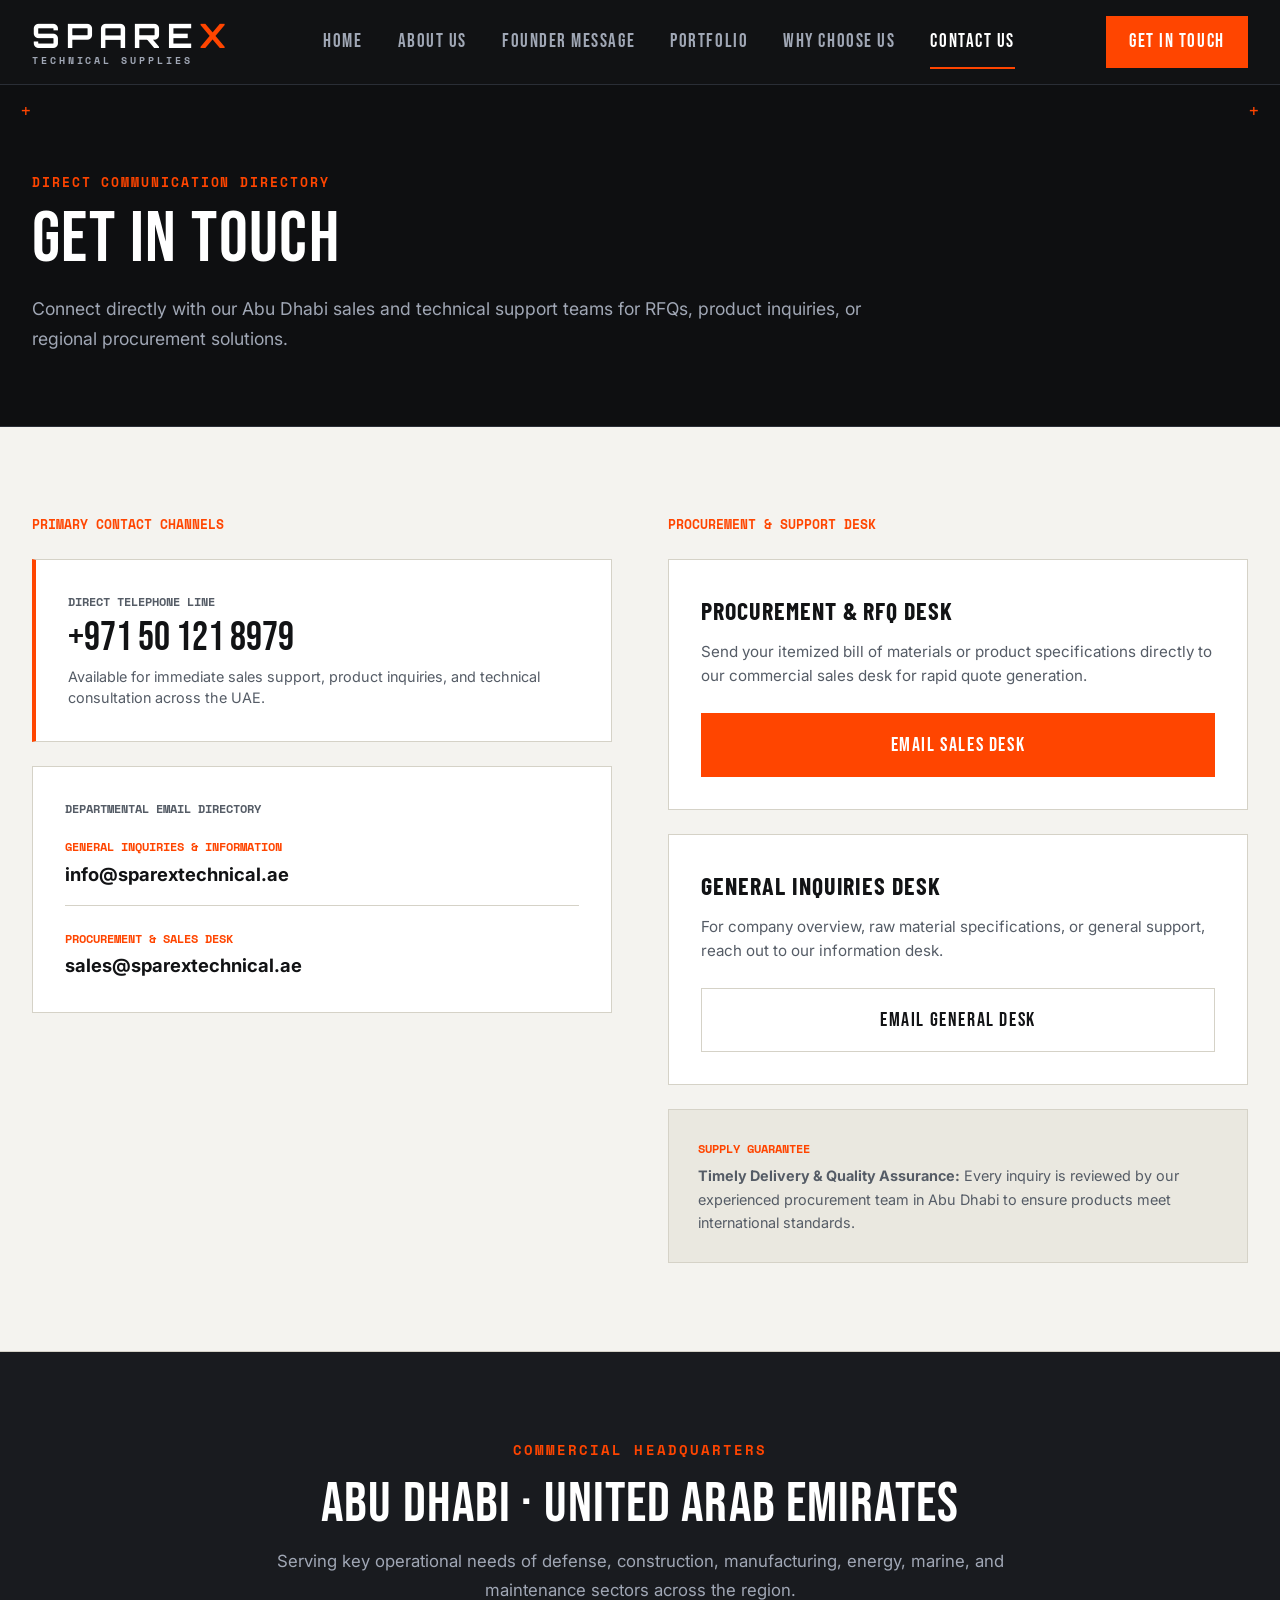
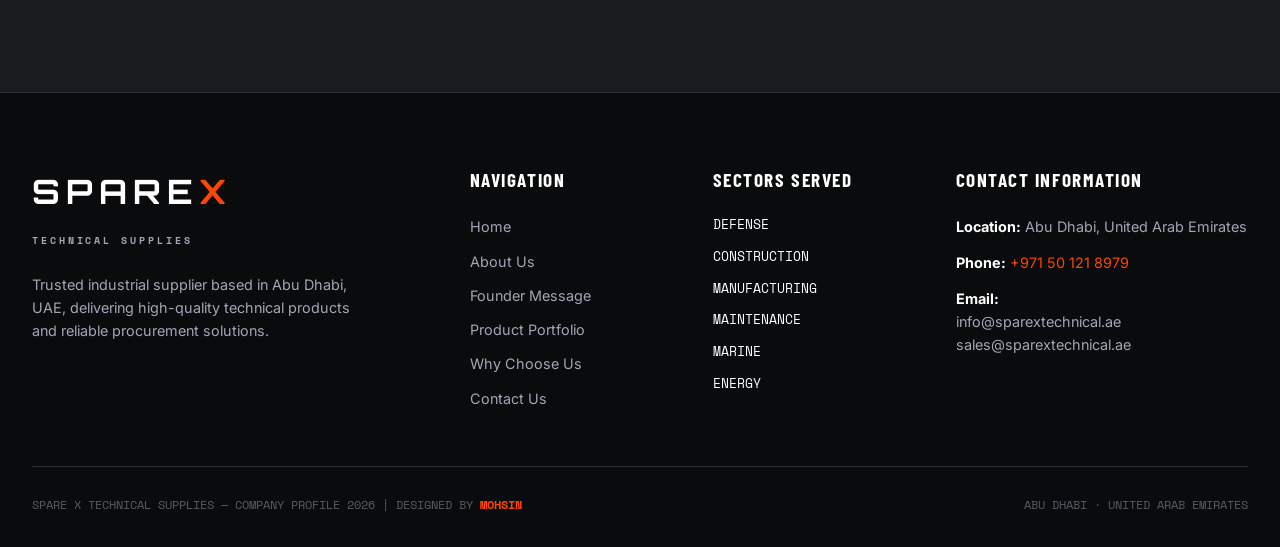
<file: contact.html>
<!DOCTYPE html>
<html lang="en">
<head>
  <meta charset="UTF-8">
  <meta name="viewport" content="width=device-width, initial-scale=1.0">
  <title>Contact Us — Spare X Technical Supplies | Abu Dhabi, UAE</title>
  <link rel="icon" type="image/svg+xml" href="favicon.svg">
  <link rel="stylesheet" href="styles.css">
</head>
<body>

  <!-- Main Navigation Header -->
  <header class="site-header">
    <div class="container">
      <a href="index.html" class="brand-logo">
        <div class="brand-logo-main">SPARE<span class="x-mark">X</span></div>
        <div class="brand-logo-sub">TECHNICAL SUPPLIES</div>
      </a>

      <nav class="nav-menu" id="navMenu">
        <a href="index.html" class="nav-link">HOME</a>
        <a href="about.html" class="nav-link">ABOUT US</a>
        <a href="founder.html" class="nav-link">FOUNDER MESSAGE</a>
        <a href="portfolio.html" class="nav-link">PORTFOLIO</a>
        <a href="why-us.html" class="nav-link">WHY CHOOSE US</a>
        <a href="contact.html" class="nav-link active">CONTACT US</a>
      </nav>

      <div style="display: flex; align-items: center; gap: 1rem;">
        <a href="contact.html" class="nav-cta">GET IN TOUCH</a>
        <div class="mobile-toggle" id="mobileToggle">
          <span></span><span></span><span></span>
        </div>
      </div>
    </div>
  </header>

  <!-- PAGE HEADER (Dark Technical Banner) -->
  <section class="section section-dark technical-corner technical-corner--top-left technical-corner--top-right" style="padding: 5.5rem 0 4.5rem; background-color: #0E0F11;">
    <div class="container">
      <div style="font-family: var(--font-mono); font-size: 0.8rem; color: var(--orange); letter-spacing: 0.15em; font-weight: 700; margin-bottom: 0.8rem; text-transform: uppercase;">
        DIRECT COMMUNICATION DIRECTORY
      </div>
      <h1 class="heading-xl">GET IN TOUCH</h1>
      <p class="lead-text" style="color: var(--text-gray-light); max-width: 850px;">
        Connect directly with our Abu Dhabi sales and technical support teams for RFQs, product inquiries, or regional procurement solutions.
      </p>
    </div>
  </section>

  <!-- CONTACT DETAILS & DIRECTORY SECTION (Off-White Light Canvas) -->
  <section class="section section-light">
    <div class="container">
      <div class="grid-2" style="gap: 3.5rem; align-items: stretch;">

        <!-- Left Column: Primary Contact Cards -->
        <div style="display: flex; flex-direction: column; gap: 1.5rem;">
          <div style="font-family: var(--font-mono); font-size: 0.8rem; color: var(--orange); font-weight: 700; text-transform: uppercase;">
            PRIMARY CONTACT CHANNELS
          </div>

          <!-- Phone Channel Box -->
          <div style="background-color: var(--bg-light-card); border: 1px solid var(--border-light); border-left: 4px solid var(--orange); padding: 2rem;">
            <div style="font-family: var(--font-mono); font-size: 0.75rem; color: var(--text-gray-dark); text-transform: uppercase; margin-bottom: 0.4rem; font-weight: 700;">
              DIRECT TELEPHONE LINE
            </div>
            <div style="font-family: var(--font-heading); font-size: 2.5rem; font-weight: 400; color: var(--text-dark); line-height: 1; margin-bottom: 0.5rem;">
              <a href="tel:+971501218979" style="color: var(--text-dark);">+971 50 121 8979</a>
            </div>
            <p style="font-size: 0.9rem; color: var(--text-gray-dark); line-height: 1.5;">
              Available for immediate sales support, product inquiries, and technical consultation across the UAE.
            </p>
          </div>

          <!-- Email Directory Box -->
          <div style="background-color: var(--bg-light-card); border: 1px solid var(--border-light); padding: 2rem;">
            <div style="font-family: var(--font-mono); font-size: 0.75rem; color: var(--text-gray-dark); text-transform: uppercase; margin-bottom: 1.2rem; font-weight: 700;">
              DEPARTMENTAL EMAIL DIRECTORY
            </div>
            
            <div style="display: flex; flex-direction: column; gap: 1.4rem;">
              <!-- General Info -->
              <div style="border-bottom: 1px solid var(--border-light); padding-bottom: 1rem;">
                <div style="font-family: var(--font-mono); font-size: 0.75rem; color: var(--orange); font-weight: 700; margin-bottom: 0.2rem;">GENERAL INQUIRIES & INFORMATION</div>
                <a href="mailto:info@sparextechnical.ae" style="font-family: var(--font-body); font-size: 1.15rem; font-weight: 700; color: var(--text-dark); word-break: break-word;">
                  info@sparextechnical.ae
                </a>
              </div>

              <!-- Sales Desk -->
              <div>
                <div style="font-family: var(--font-mono); font-size: 0.75rem; color: var(--orange); font-weight: 700; margin-bottom: 0.2rem;">PROCUREMENT & SALES DESK</div>
                <a href="mailto:sales@sparextechnical.ae" style="font-family: var(--font-body); font-size: 1.15rem; font-weight: 700; color: var(--text-dark); word-break: break-word;">
                  sales@sparextechnical.ae
                </a>
              </div>
            </div>
          </div>
        </div>

        <!-- Right Column: Procurement Action Desks & Supply Commitment -->
        <div style="display: flex; flex-direction: column; gap: 1.5rem;">
          <div style="font-family: var(--font-mono); font-size: 0.8rem; color: var(--orange); font-weight: 700; text-transform: uppercase;">
            PROCUREMENT & SUPPORT DESK
          </div>

          <!-- Sales Direct Action Card -->
          <div style="background-color: var(--bg-light-card); border: 1px solid var(--border-light); padding: 2rem;">
            <h3 class="heading-sm" style="font-size: 1.5rem; margin-bottom: 0.6rem; color: var(--text-dark);">PROCUREMENT & RFQ DESK</h3>
            <p style="color: var(--text-gray-dark); font-size: 0.95rem; line-height: 1.6; margin-bottom: 1.5rem;">
              Send your itemized bill of materials or product specifications directly to our commercial sales desk for rapid quote generation.
            </p>
            <a href="mailto:sales@sparextechnical.ae" class="btn-primary" style="width: 100%; text-align: center;">EMAIL SALES DESK</a>
          </div>

          <!-- General Assistance Action Card -->
          <div style="background-color: var(--bg-light-card); border: 1px solid var(--border-light); padding: 2rem;">
            <h3 class="heading-sm" style="font-size: 1.5rem; margin-bottom: 0.6rem; color: var(--text-dark);">GENERAL INQUIRIES DESK</h3>
            <p style="color: var(--text-gray-dark); font-size: 0.95rem; line-height: 1.6; margin-bottom: 1.5rem;">
              For company overview, raw material specifications, or general support, reach out to our information desk.
            </p>
            <a href="mailto:info@sparextechnical.ae" class="btn-secondary-light" style="width: 100%; text-align: center;">EMAIL GENERAL DESK</a>
          </div>

          <!-- Operational Standards Card -->
          <div style="background-color: var(--bg-light-surface); border: 1px solid var(--border-light); padding: 1.8rem;">
            <div style="font-family: var(--font-mono); font-size: 0.75rem; color: var(--orange); font-weight: 700; text-transform: uppercase; margin-bottom: 0.4rem;">
              SUPPLY GUARANTEE
            </div>
            <p style="font-size: 0.9rem; color: var(--text-gray-dark); line-height: 1.6;">
              <strong>Timely Delivery & Quality Assurance:</strong> Every inquiry is reviewed by our experienced procurement team in Abu Dhabi to ensure products meet international standards.
            </p>
          </div>

        </div>

      </div>
    </div>
  </section>

  <!-- LOCATION BANNER (Dark Technical Theme) -->
  <section class="section section-dark-surface" style="border-bottom: none;">
    <div class="container" style="text-align: center;">
      <div style="font-family: var(--font-mono); font-size: 0.85rem; color: var(--orange); letter-spacing: 0.15em; font-weight: 700; margin-bottom: 1rem; text-transform: uppercase;">
        COMMERCIAL HEADQUARTERS
      </div>
      <h2 class="heading-xl" style="font-size: 3.5rem; margin-bottom: 1rem;">
        ABU DHABI · UNITED ARAB EMIRATES
      </h2>
      <p style="color: var(--text-gray-light); max-width: 750px; margin: 0 auto; line-height: 1.7; font-size: 1.05rem;">
        Serving key operational needs of defense, construction, manufacturing, energy, marine, and maintenance sectors across the region.
      </p>
    </div>
  </section>

  <!-- MAIN FOOTER -->
  <footer class="site-footer">
    <div class="container">
      <div class="footer-top">
        <div>
          <div class="brand-logo-main" style="margin-bottom: 0.8rem;">SPARE<span class="x-mark">X</span></div>
          <div class="brand-logo-sub" style="margin-bottom: 1.5rem;">TECHNICAL SUPPLIES</div>
          <p style="color: var(--text-gray-light); font-size: 0.9rem; max-width: 340px; line-height: 1.6;">
            Trusted industrial supplier based in Abu Dhabi, UAE, delivering high-quality technical products and reliable procurement solutions.
          </p>
        </div>

        <div>
          <h4 class="footer-title">NAVIGATION</h4>
          <ul class="footer-links">
            <li><a href="index.html">Home</a></li>
            <li><a href="about.html">About Us</a></li>
            <li><a href="founder.html">Founder Message</a></li>
            <li><a href="portfolio.html">Product Portfolio</a></li>
            <li><a href="why-us.html">Why Choose Us</a></li>
            <li><a href="contact.html">Contact Us</a></li>
          </ul>
        </div>

        <div>
          <h4 class="footer-title">SECTORS SERVED</h4>
          <ul class="footer-links" style="font-family: var(--font-mono); font-size: 0.8rem;">
            <li>DEFENSE</li>
            <li>CONSTRUCTION</li>
            <li>MANUFACTURING</li>
            <li>MAINTENANCE</li>
            <li>MARINE</li>
            <li>ENERGY</li>
          </ul>
        </div>

        <div>
          <h4 class="footer-title">CONTACT INFORMATION</h4>
          <div style="display: flex; flex-direction: column; gap: 0.8rem; font-size: 0.9rem; color: var(--text-gray-light);">
            <p><strong style="color: var(--text-white);">Location:</strong> Abu Dhabi, United Arab Emirates</p>
            <p><strong style="color: var(--text-white);">Phone:</strong> <a href="tel:+971501218979" style="color: var(--orange);">+971 50 121 8979</a></p>
            <p><strong style="color: var(--text-white);">Email:</strong><br>
              <a href="mailto:info@sparextechnical.ae">info@sparextechnical.ae</a><br>
              <a href="mailto:sales@sparextechnical.ae">sales@sparextechnical.ae</a>
            </p>
          </div>
        </div>
      </div>

      <div class="footer-bottom">
        <div>SPARE X TECHNICAL SUPPLIES — COMPANY PROFILE 2026 | Designed by <a href="https://wa.me/923014365045?text=I%20am%20coming%20from%20Sparex%20website%2C%20I%20need%20to..." target="_blank" style="color: var(--orange); font-weight: 700;">Mohsin</a></div>
        <div>ABU DHABI · UNITED ARAB EMIRATES</div>
      </div>
    </div>
  </footer>

  <script src="main.js"></script>
</body>
</html>
</file>
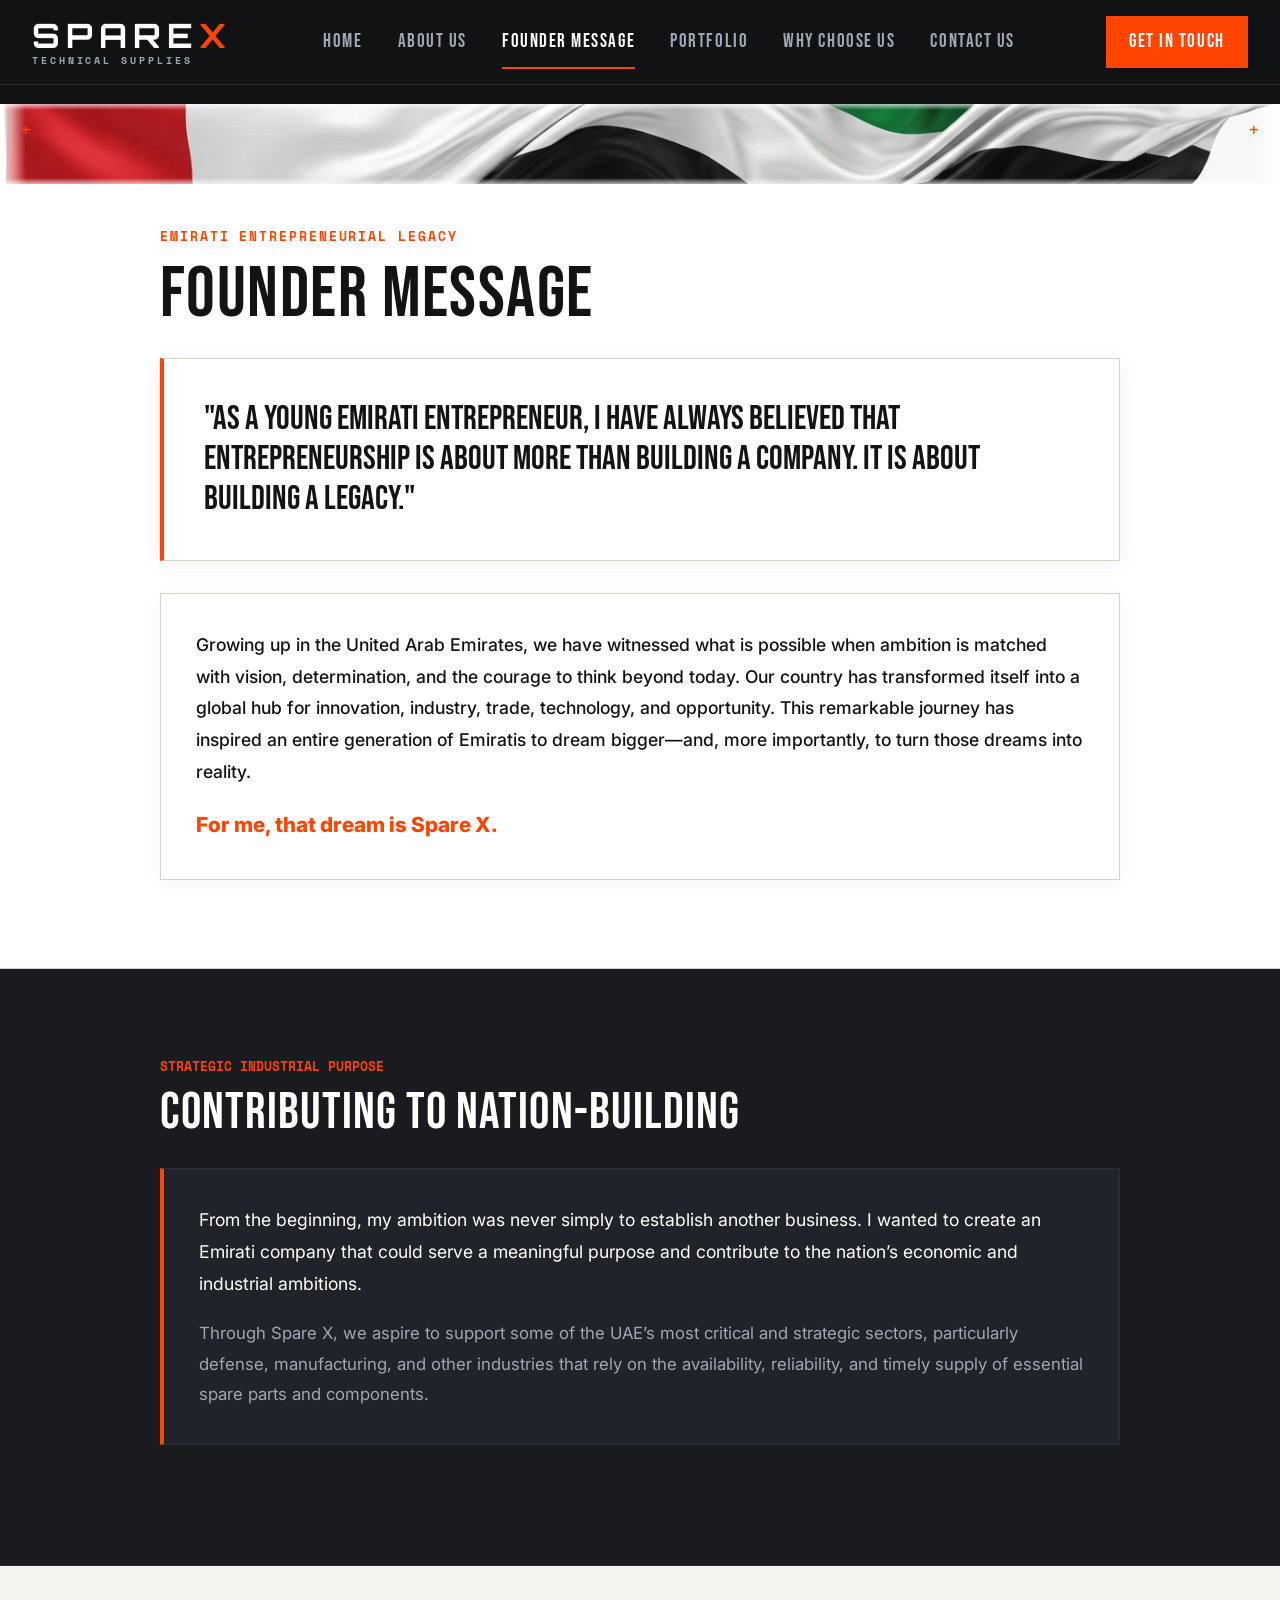
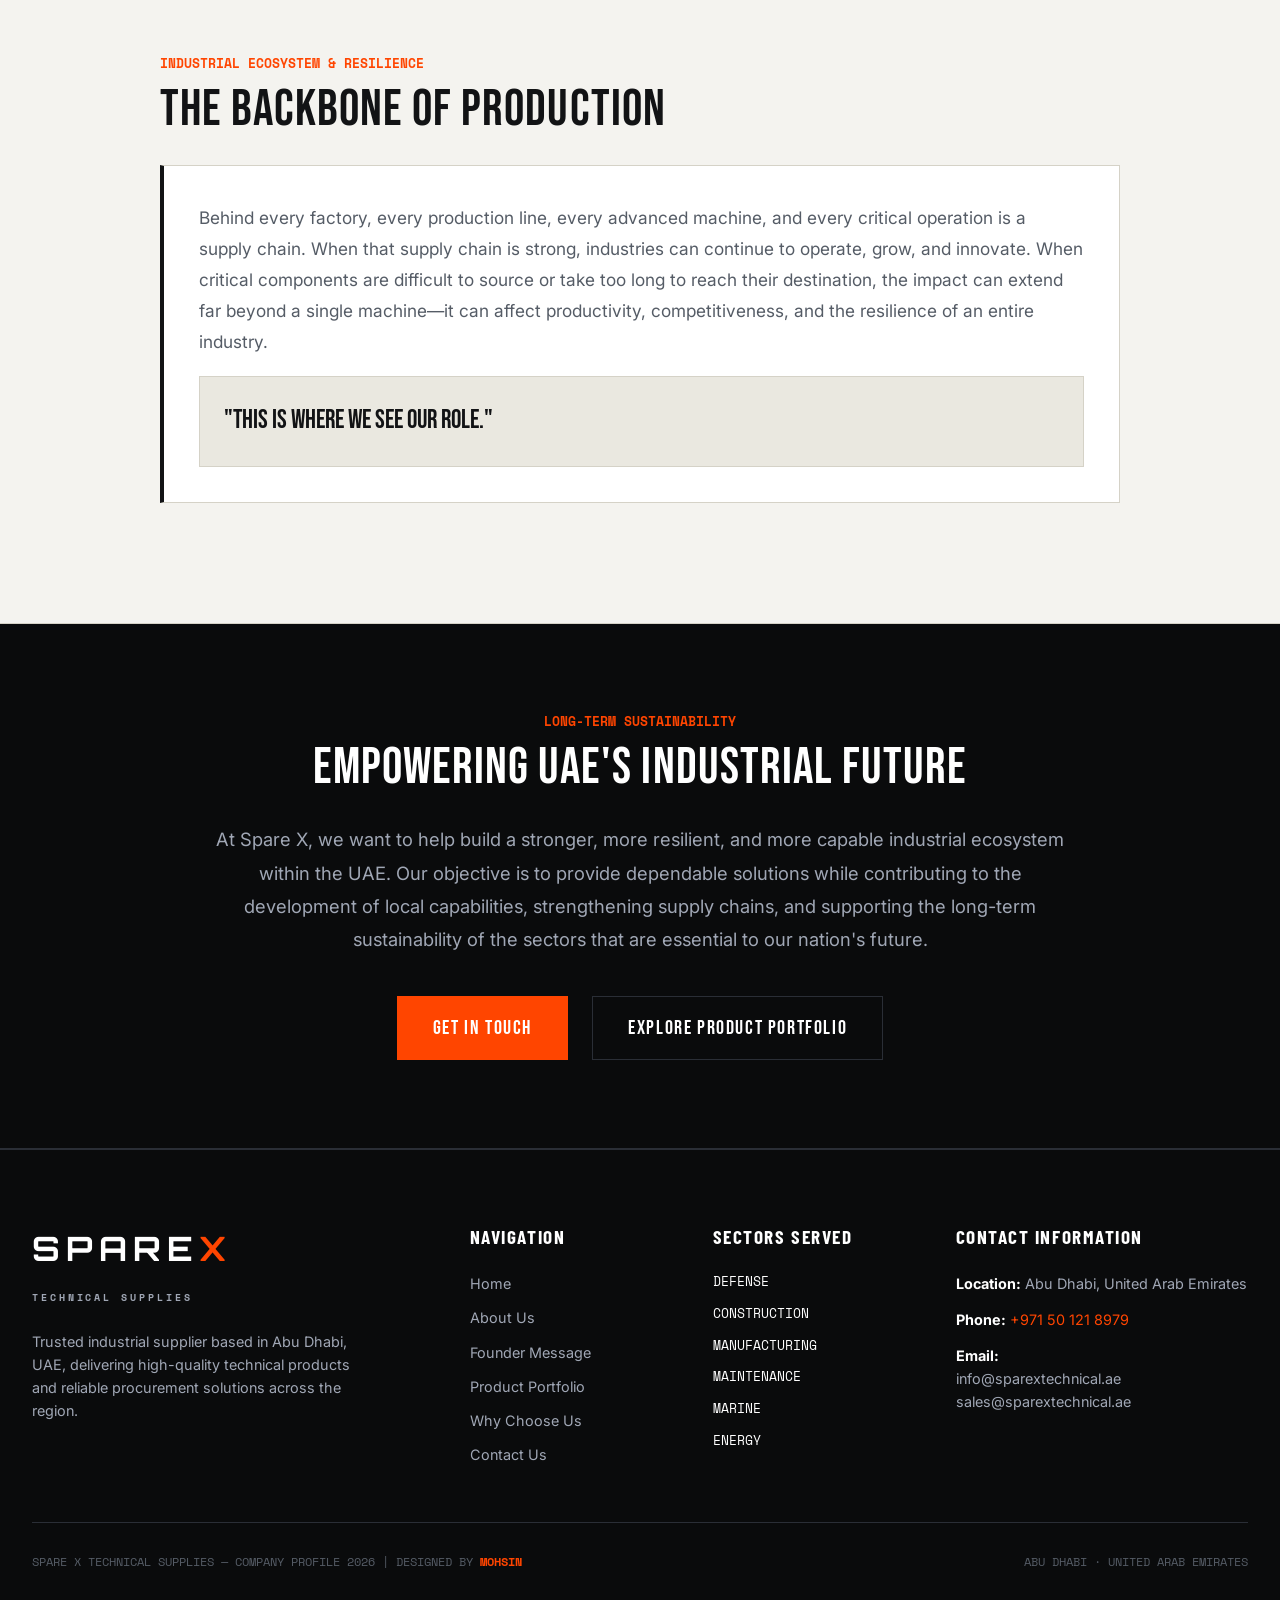
<file: founder.html>
<!DOCTYPE html>
<html lang="en">
<head>
  <meta charset="UTF-8">
  <meta name="viewport" content="width=device-width, initial-scale=1.0">
  <title>Founder Message — Spare X Technical Supplies | Abu Dhabi, UAE</title>
  <link rel="icon" type="image/svg+xml" href="favicon.svg">
  <link rel="stylesheet" href="styles.css">
</head>
<body>

  <!-- Main Navigation Header -->
  <header class="site-header">
    <div class="container">
      <a href="index.html" class="brand-logo">
        <div class="brand-logo-main">SPARE<span class="x-mark">X</span></div>
        <div class="brand-logo-sub">TECHNICAL SUPPLIES</div>
      </a>

      <nav class="nav-menu" id="navMenu">
        <a href="index.html" class="nav-link">HOME</a>
        <a href="about.html" class="nav-link">ABOUT US</a>
        <a href="founder.html" class="nav-link active">FOUNDER MESSAGE</a>
        <a href="portfolio.html" class="nav-link">PORTFOLIO</a>
        <a href="why-us.html" class="nav-link">WHY CHOOSE US</a>
        <a href="contact.html" class="nav-link">CONTACT US</a>
      </nav>

      <div style="display: flex; align-items: center; gap: 1rem;">
        <a href="contact.html" class="nav-cta">GET IN TOUCH</a>
        <div class="mobile-toggle" id="mobileToggle">
          <span></span><span></span><span></span>
        </div>
      </div>
    </div>
  </header>

  <!-- SECTION 1: THE VISION & LEGACY (Hero Banner with Clean White Background & Full-Width Ribbon) -->
  <section class="section section-founder-hero technical-corner technical-corner--top-left technical-corner--top-right">
    
    <!-- Full-Width Edge-to-Edge UAE Ribbon Banner across 100% of screen width -->
    <div class="uae-ribbon-fullbleed">
      <img src="uae-ribbon-fullwidth.jpg" alt="UAE Flag Ribbon Banner" />
    </div>

    <div class="container" style="padding-top: 2.2rem;">
      <div style="max-width: 960px; margin: 0 auto; position: relative; z-index: 1;">
        
        <div style="font-family: var(--font-mono); font-size: 0.8rem; color: var(--orange); letter-spacing: 0.15em; font-weight: 700; margin-bottom: 0.8rem; text-transform: uppercase;">
          EMIRATI ENTREPRENEURIAL LEGACY
        </div>
        <h1 class="heading-xl" style="color: #121315; margin-bottom: 1.8rem; text-shadow: 0 1px 2px rgba(255,255,255,0.8);">FOUNDER MESSAGE</h1>

        <!-- High contrast quote box allowing background flag to show around while maintaining sharp black text -->
        <div style="background-color: rgba(255, 255, 255, 0.94); border: 1px solid var(--border-light); border-left: 4px solid var(--orange); padding: 2.5rem; margin-bottom: 2rem; box-shadow: 0 4px 20px rgba(0,0,0,0.06);">
          <p style="font-family: var(--font-heading); font-size: 2.1rem; font-weight: 400; color: #121315; line-height: 1.2; margin: 0;">
            "As a young Emirati entrepreneur, I have always believed that entrepreneurship is about more than building a company. It is about building a legacy."
          </p>
        </div>

        <div style="background-color: rgba(255, 255, 255, 0.93); border: 1px solid var(--border-light); padding: 2.2rem; color: #121315; font-size: 1.1rem; line-height: 1.8; box-shadow: 0 4px 20px rgba(0,0,0,0.04);">
          <p style="margin-bottom: 1.2rem; font-weight: 500;">
            Growing up in the United Arab Emirates, we have witnessed what is possible when ambition is matched with vision, determination, and the courage to think beyond today. Our country has transformed itself into a global hub for innovation, industry, trade, technology, and opportunity. This remarkable journey has inspired an entire generation of Emiratis to dream bigger—and, more importantly, to turn those dreams into reality.
          </p>
          <p style="font-weight: 800; color: var(--orange); font-size: 1.3rem; margin: 0;">
            For me, that dream is Spare X.
          </p>
        </div>

      </div>
    </div>
  </section>

  <!-- SECTION 2: PURPOSE & NATIONAL ALIGNMENT (Dark Surface Theme) -->
  <section class="section section-dark-surface">
    <div class="container">
      <div style="max-width: 960px; margin: 0 auto;">
        <div style="font-family: var(--font-mono); font-size: 0.8rem; color: var(--orange); font-weight: 700; text-transform: uppercase; margin-bottom: 0.6rem;">
          STRATEGIC INDUSTRIAL PURPOSE
        </div>
        <h2 class="heading-lg" style="color: var(--text-white); margin-bottom: 1.8rem;">CONTRIBUTING TO NATION-BUILDING</h2>

        <div class="card-dark" style="border-left: 4px solid var(--orange); margin-bottom: 2rem;">
          <p style="color: var(--text-white); font-size: 1.1rem; line-height: 1.8; margin-bottom: 1.2rem;">
            From the beginning, my ambition was never simply to establish another business. I wanted to create an Emirati company that could serve a meaningful purpose and contribute to the nation’s economic and industrial ambitions.
          </p>
          <p style="color: var(--text-gray-light); font-size: 1.05rem; line-height: 1.8; margin: 0;">
            Through Spare X, we aspire to support some of the UAE’s most critical and strategic sectors, particularly defense, manufacturing, and other industries that rely on the availability, reliability, and timely supply of essential spare parts and components.
          </p>
        </div>
      </div>
    </div>
  </section>

  <!-- SECTION 3: SUPPLY CHAIN RESILIENCE & IMPACT (Off-White Light Canvas) -->
  <section class="section section-light">
    <div class="container">
      <div style="max-width: 960px; margin: 0 auto;">
        <div style="font-family: var(--font-mono); font-size: 0.8rem; color: var(--orange); font-weight: 700; text-transform: uppercase; margin-bottom: 0.6rem;">
          INDUSTRIAL ECOSYSTEM & RESILIENCE
        </div>
        <h2 class="heading-lg" style="color: var(--text-dark); margin-bottom: 1.8rem;">THE BACKBONE OF PRODUCTION</h2>

        <div class="card-light" style="border-left: 4px solid var(--text-dark); margin-bottom: 2rem;">
          <p style="color: var(--text-gray-dark); font-size: 1.08rem; line-height: 1.8; margin-bottom: 1.2rem;">
            Behind every factory, every production line, every advanced machine, and every critical operation is a supply chain. When that supply chain is strong, industries can continue to operate, grow, and innovate. When critical components are difficult to source or take too long to reach their destination, the impact can extend far beyond a single machine—it can affect productivity, competitiveness, and the resilience of an entire industry.
          </p>
          <div style="background-color: var(--bg-light-surface); border: 1px solid var(--border-light); padding: 1.5rem; font-family: var(--font-heading); font-size: 1.6rem; color: var(--text-dark);">
            "This is where we see our role."
          </div>
        </div>
      </div>
    </div>
  </section>

  <!-- SECTION 4: BUILDING LOCAL CAPABILITIES & FUTURE (Dark Industrial Theme) -->
  <section class="section section-dark" style="background-color: #0A0B0C;">
    <div class="container">
      <div style="max-width: 960px; margin: 0 auto; text-align: center;">
        <div style="font-family: var(--font-mono); font-size: 0.8rem; color: var(--orange); font-weight: 700; text-transform: uppercase; margin-bottom: 0.6rem;">
          LONG-TERM SUSTAINABILITY
        </div>
        <h2 class="heading-lg" style="color: var(--text-white); margin-bottom: 1.8rem;">EMPOWERING UAE'S INDUSTRIAL FUTURE</h2>

        <p style="color: var(--text-gray-light); font-size: 1.15rem; line-height: 1.8; margin-bottom: 2.5rem; max-width: 850px; margin-left: auto; margin-right: auto;">
          At Spare X, we want to help build a stronger, more resilient, and more capable industrial ecosystem within the UAE. Our objective is to provide dependable solutions while contributing to the development of local capabilities, strengthening supply chains, and supporting the long-term sustainability of the sectors that are essential to our nation's future.
        </p>

        <div style="display: flex; justify-content: center; gap: 1.5rem; flex-wrap: wrap;">
          <a href="contact.html" class="btn-primary">GET IN TOUCH</a>
          <a href="portfolio.html" class="btn-secondary-dark">EXPLORE PRODUCT PORTFOLIO</a>
        </div>
      </div>
    </div>
  </section>

  <!-- MAIN FOOTER -->
  <footer class="site-footer">
    <div class="container">
      <div class="footer-top">
        <div>
          <div class="brand-logo-main" style="margin-bottom: 0.8rem;">SPARE<span class="x-mark">X</span></div>
          <div class="brand-logo-sub" style="margin-bottom: 1.5rem;">TECHNICAL SUPPLIES</div>
          <p style="color: var(--text-gray-light); font-size: 0.9rem; max-width: 340px; line-height: 1.6;">
            Trusted industrial supplier based in Abu Dhabi, UAE, delivering high-quality technical products and reliable procurement solutions across the region.
          </p>
        </div>

        <div>
          <h4 class="footer-title">NAVIGATION</h4>
          <ul class="footer-links">
            <li><a href="index.html">Home</a></li>
            <li><a href="about.html">About Us</a></li>
            <li><a href="founder.html">Founder Message</a></li>
            <li><a href="portfolio.html">Product Portfolio</a></li>
            <li><a href="why-us.html">Why Choose Us</a></li>
            <li><a href="contact.html">Contact Us</a></li>
          </ul>
        </div>

        <div>
          <h4 class="footer-title">SECTORS SERVED</h4>
          <ul class="footer-links" style="font-family: var(--font-mono); font-size: 0.8rem;">
            <li>DEFENSE</li>
            <li>CONSTRUCTION</li>
            <li>MANUFACTURING</li>
            <li>MAINTENANCE</li>
            <li>MARINE</li>
            <li>ENERGY</li>
          </ul>
        </div>

        <div>
          <h4 class="footer-title">CONTACT INFORMATION</h4>
          <div style="display: flex; flex-direction: column; gap: 0.8rem; font-size: 0.9rem; color: var(--text-gray-light);">
            <p><strong style="color: var(--text-white);">Location:</strong> Abu Dhabi, United Arab Emirates</p>
            <p><strong style="color: var(--text-white);">Phone:</strong> <a href="tel:+971501218979" style="color: var(--orange);">+971 50 121 8979</a></p>
            <p><strong style="color: var(--text-white);">Email:</strong><br>
              <a href="mailto:info@sparextechnical.ae">info@sparextechnical.ae</a><br>
              <a href="mailto:sales@sparextechnical.ae">sales@sparextechnical.ae</a>
            </p>
          </div>
        </div>
      </div>

      <div class="footer-bottom">
        <div>SPARE X TECHNICAL SUPPLIES — COMPANY PROFILE 2026 | Designed by <a href="https://wa.me/923014365045?text=I%20am%20coming%20from%20Sparex%20website%2C%20I%20need%20to..." target="_blank" style="color: var(--orange); font-weight: 700;">Mohsin</a></div>
        <div>ABU DHABI · UNITED ARAB EMIRATES</div>
      </div>
    </div>
  </footer>

  <script src="main.js"></script>
</body>
</html>
</file>
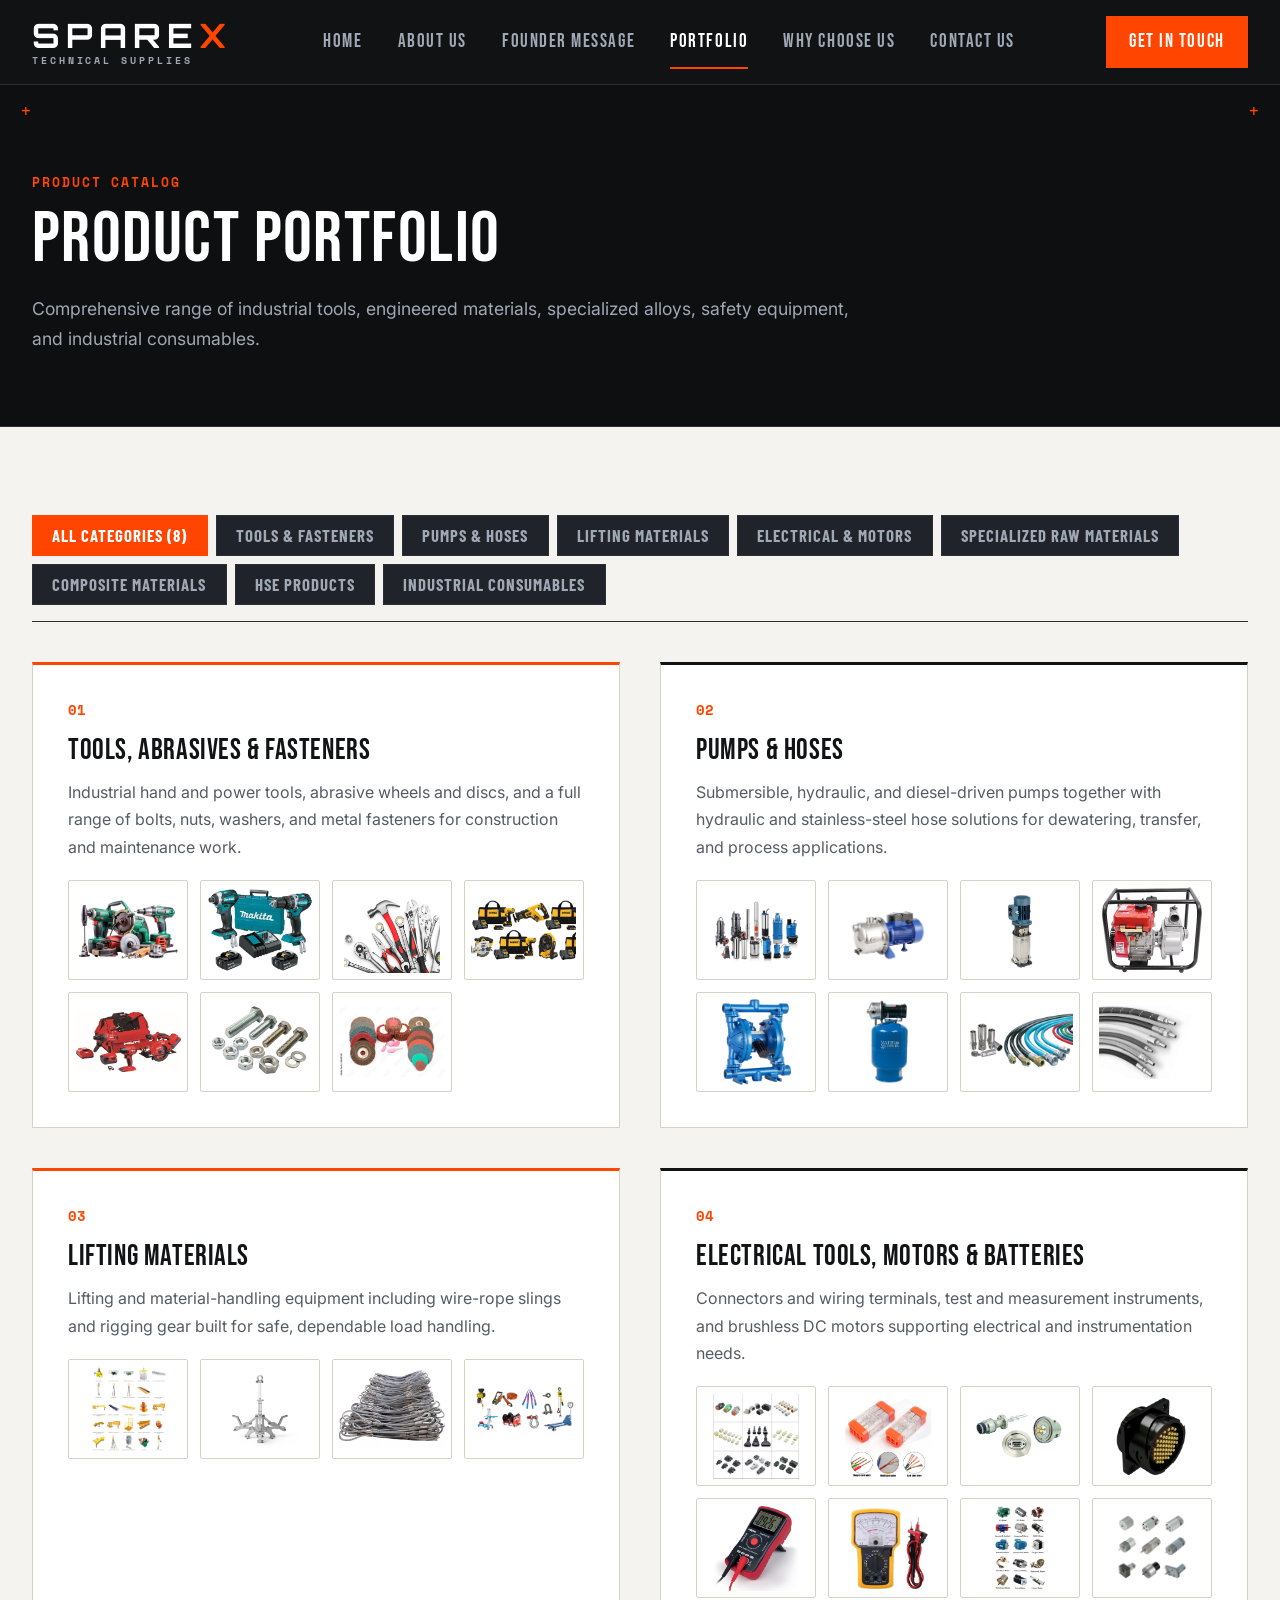
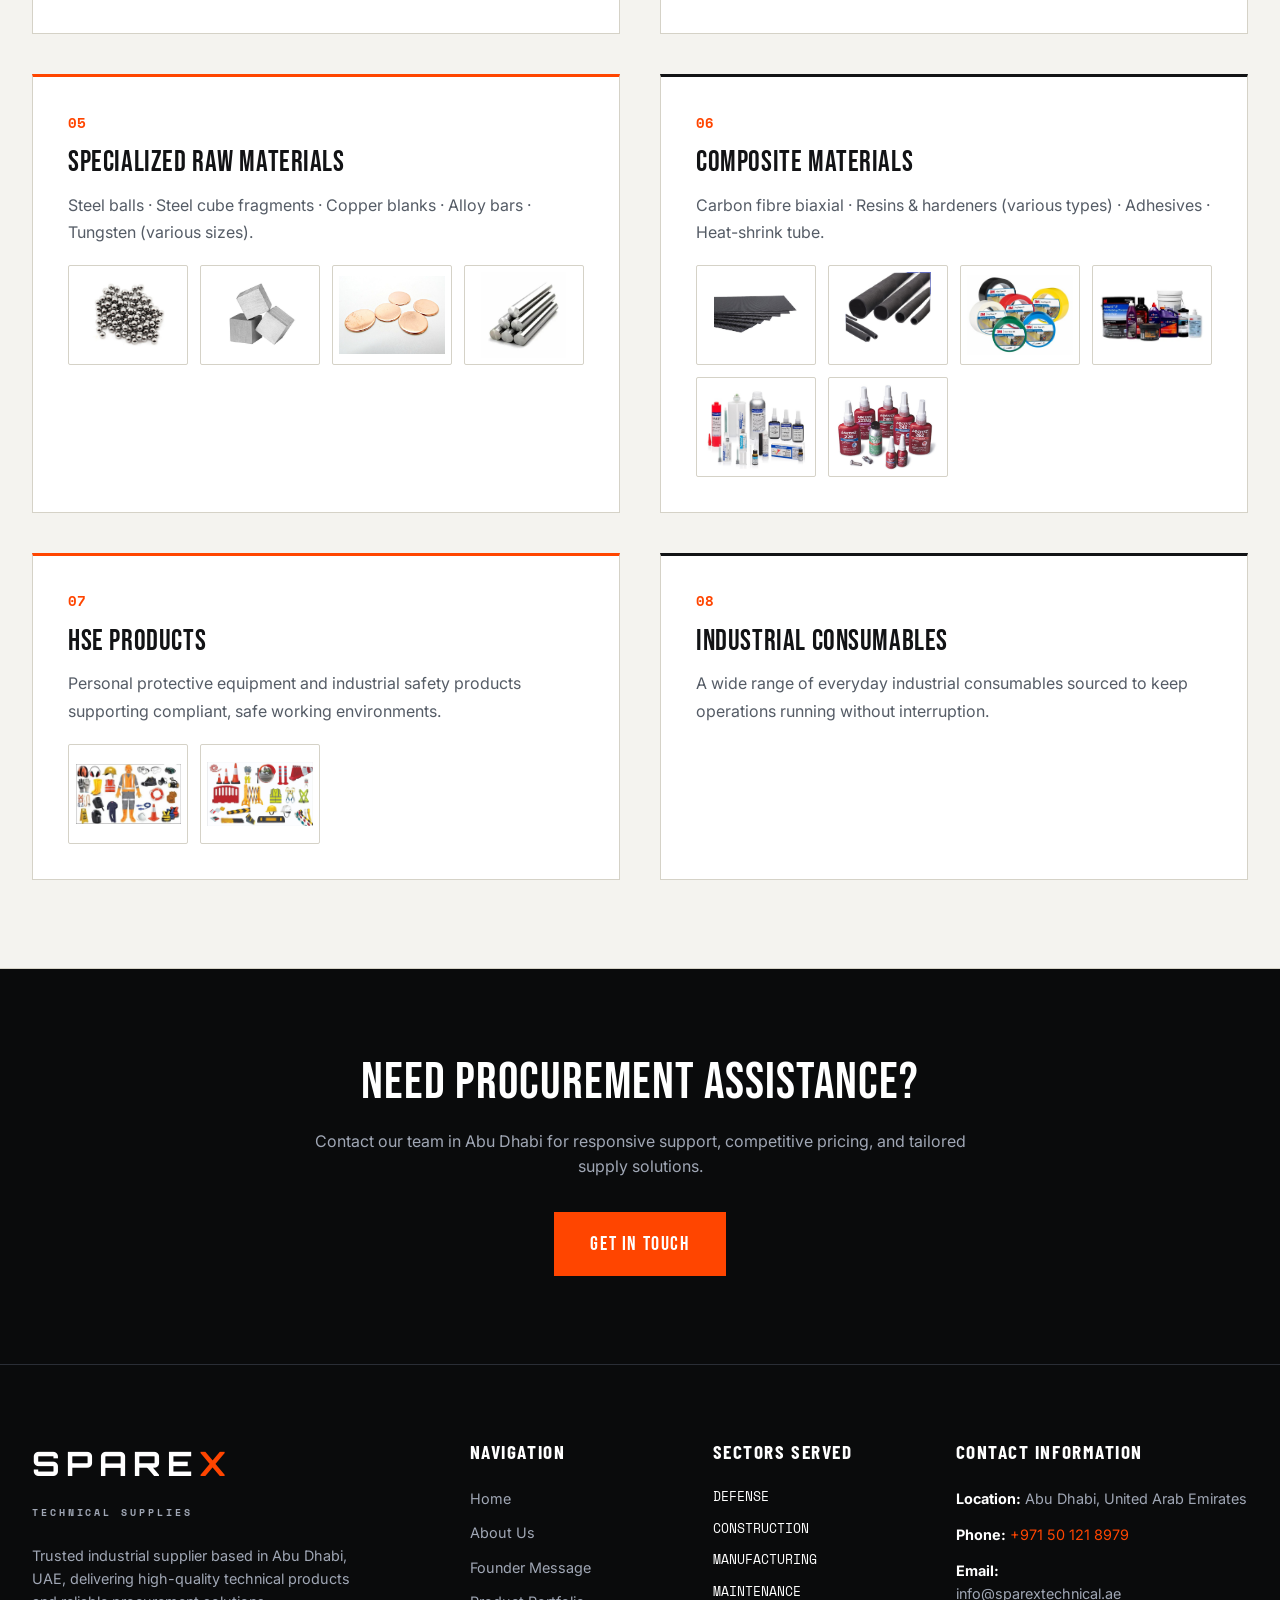
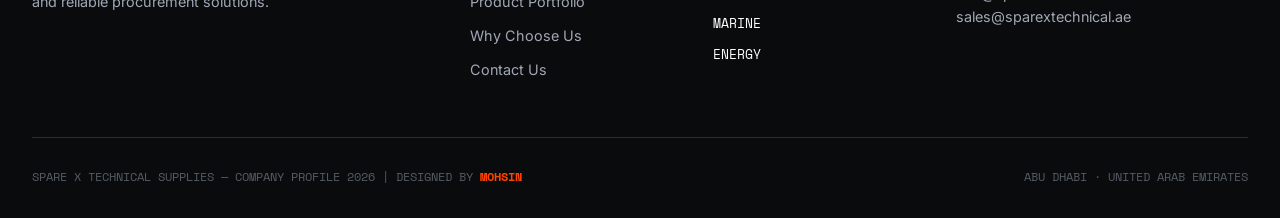
<file: portfolio.html>
<!DOCTYPE html>
<html lang="en">
<head>
  <meta charset="UTF-8">
  <meta name="viewport" content="width=device-width, initial-scale=1.0">
  <title>Product Portfolio — Spare X Technical Supplies | Abu Dhabi, UAE</title>
  <link rel="icon" type="image/svg+xml" href="favicon.svg">
  <link rel="stylesheet" href="styles.css">
</head>
<body>

  <!-- Main Navigation Header -->
  <header class="site-header">
    <div class="container">
      <a href="index.html" class="brand-logo">
        <div class="brand-logo-main">SPARE<span class="x-mark">X</span></div>
        <div class="brand-logo-sub">TECHNICAL SUPPLIES</div>
      </a>

      <nav class="nav-menu" id="navMenu">
        <a href="index.html" class="nav-link">HOME</a>
        <a href="about.html" class="nav-link">ABOUT US</a>
        <a href="founder.html" class="nav-link">FOUNDER MESSAGE</a>
        <a href="portfolio.html" class="nav-link active">PORTFOLIO</a>
        <a href="why-us.html" class="nav-link">WHY CHOOSE US</a>
        <a href="contact.html" class="nav-link">CONTACT US</a>
      </nav>

      <div style="display: flex; align-items: center; gap: 1rem;">
        <a href="contact.html" class="nav-cta">GET IN TOUCH</a>
        <div class="mobile-toggle" id="mobileToggle">
          <span></span><span></span><span></span>
        </div>
      </div>
    </div>
  </header>

  <!-- PAGE HEADER (Dark Technical Banner) -->
  <section class="section section-dark technical-corner technical-corner--top-left technical-corner--top-right" style="padding: 5.5rem 0 4.5rem; background-color: #0E0F11;">
    <div class="container">
      <div style="font-family: var(--font-mono); font-size: 0.8rem; color: var(--orange); letter-spacing: 0.15em; font-weight: 700; margin-bottom: 0.8rem; text-transform: uppercase;">
        PRODUCT CATALOG
      </div>
      <h1 class="heading-xl">PRODUCT PORTFOLIO</h1>
      <p class="lead-text" style="color: var(--text-gray-light); max-width: 850px;">
        Comprehensive range of industrial tools, engineered materials, specialized alloys, safety equipment, and industrial consumables.
      </p>
    </div>
  </section>

  <!-- PORTFOLIO FILTERABLE GRID (Off-White Light Canvas - PDF page 5) -->
  <section class="section section-light">
    <div class="container">
      <!-- Interactive Category Filter Navigation -->
      <div class="tab-navigation">
        <button class="tab-btn active" data-category="all">ALL CATEGORIES (8)</button>
        <button class="tab-btn" data-category="tools">TOOLS & FASTENERS</button>
        <button class="tab-btn" data-category="pumps">PUMPS & HOSES</button>
        <button class="tab-btn" data-category="lifting">LIFTING MATERIALS</button>
        <button class="tab-btn" data-category="electrical">ELECTRICAL & MOTORS</button>
        <button class="tab-btn" data-category="raw">SPECIALIZED RAW MATERIALS</button>
        <button class="tab-btn" data-category="composites">COMPOSITE MATERIALS</button>
        <button class="tab-btn" data-category="hse">HSE PRODUCTS</button>
        <button class="tab-btn" data-category="consumables">INDUSTRIAL CONSUMABLES</button>
      </div>

      <div class="grid-2" style="gap: 2.5rem;">

        <!-- 01 TOOLS, ABRASIVES & FASTENERS -->
        <div class="card-light portfolio-card" data-category="tools" style="border-top: 3px solid var(--orange);">
          <div style="display: flex; justify-content: space-between; align-items: center; margin-bottom: 0.8rem;">
            <span style="font-family: var(--font-mono); color: var(--orange); font-weight: 700; font-size: 0.85rem;">01</span>
          </div>
          <h3 class="heading-md" style="font-size: 1.8rem; margin-bottom: 0.8rem;">TOOLS, ABRASIVES & FASTENERS</h3>
          <p style="color: var(--text-gray-dark); margin-bottom: 1.2rem; line-height: 1.7;">
            Industrial hand and power tools, abrasive wheels and discs, and a full range of bolts, nuts, washers, and metal fasteners for construction and maintenance work.
          </p>

          <div class="product-gallery">
            <div class="product-img-card"><img src="images/products/4a29c22693327ccab56590863bceb3a14a9dafed.png" alt="Hand Tools & Hardware" loading="lazy"></div>
            <div class="product-img-card"><img src="images/products/b6b61f293223ca385dfa7d63f662b3a33ebb2e2e.jpg" alt="Abrasives Discs" loading="lazy"></div>
            <div class="product-img-card"><img src="images/products/513233542b7b3071f084894b062e52b035d86691.jpg" alt="Fasteners & Bolts" loading="lazy"></div>
            <div class="product-img-card"><img src="images/products/3cc95a8c526853f38b813aedf552b8482254a1f7.jpg" alt="Power Tools" loading="lazy"></div>
            <div class="product-img-card"><img src="images/products/c61e7694c53ae682954f978e325ccecc66b1c8f7.jpg" alt="Pneumatic Tools" loading="lazy"></div>
            <div class="product-img-card"><img src="images/products/1f38cea8e65a7fa6f0ad1ac1f3621447f2ee4e7a.png" alt="Hydraulic Fasteners" loading="lazy"></div>
            <div class="product-img-card"><img src="images/products/92b2d5cb3e01cb73724960a349b8480de112bf7f.jpg" alt="Cutting Wheels" loading="lazy"></div>
          </div>
        </div>

        <!-- 02 PUMPS & HOSES -->
        <div class="card-light portfolio-card" data-category="pumps" style="border-top: 3px solid var(--text-dark);">
          <div style="display: flex; justify-content: space-between; align-items: center; margin-bottom: 0.8rem;">
            <span style="font-family: var(--font-mono); color: var(--orange); font-weight: 700; font-size: 0.85rem;">02</span>
          </div>
          <h3 class="heading-md" style="font-size: 1.8rem; margin-bottom: 0.8rem;">PUMPS & HOSES</h3>
          <p style="color: var(--text-gray-dark); margin-bottom: 1.2rem; line-height: 1.7;">
            Submersible, hydraulic, and diesel-driven pumps together with hydraulic and stainless-steel hose solutions for dewatering, transfer, and process applications.
          </p>

          <div class="product-gallery">
            <div class="product-img-card"><img src="images/products/408f1e61b51e93268aafa524346f79233478e928.jpg" alt="Submersible Pump" loading="lazy"></div>
            <div class="product-img-card"><img src="images/products/66e383588a39360cf9427e6884b33190b48ac1e6.jpg" alt="Hydraulic Hose" loading="lazy"></div>
            <div class="product-img-card"><img src="images/products/10a0fb87a01bac7d3820406a7f3e7a472f1bda27.jpg" alt="Diesel Pump Unit" loading="lazy"></div>
            <div class="product-img-card"><img src="images/products/3584ff00f6bb728681a0b8baa6b5370a57cc0d2a.jpg" alt="Process Hose Assembly" loading="lazy"></div>
            <div class="product-img-card"><img src="images/products/10fb9ccd9c86396ce223362e9f09f4b8ff2e3231.jpg" alt="Stainless Steel Hose" loading="lazy"></div>
            <div class="product-img-card"><img src="images/products/7dc6c45dc3d19b21b610c6929cb72a7ca08f1ba5.jpg" alt="Dewatering Pump" loading="lazy"></div>
            <div class="product-img-card"><img src="images/products/e4d7b5802452cefd711d89bd14f2bbe4ac77f702.jpg" alt="Industrial Pump" loading="lazy"></div>
            <div class="product-img-card"><img src="images/products/811adc729e2a5dd0f13adff1062c252a8d1d5189.jpg" alt="Hose Coupling" loading="lazy"></div>
          </div>
        </div>

        <!-- 03 LIFTING MATERIALS -->
        <div class="card-light portfolio-card" data-category="lifting" style="border-top: 3px solid var(--orange);">
          <div style="display: flex; justify-content: space-between; align-items: center; margin-bottom: 0.8rem;">
            <span style="font-family: var(--font-mono); color: var(--orange); font-weight: 700; font-size: 0.85rem;">03</span>
          </div>
          <h3 class="heading-md" style="font-size: 1.8rem; margin-bottom: 0.8rem;">LIFTING MATERIALS</h3>
          <p style="color: var(--text-gray-dark); margin-bottom: 1.2rem; line-height: 1.7;">
            Lifting and material-handling equipment including wire-rope slings and rigging gear built for safe, dependable load handling.
          </p>

          <div class="product-gallery">
            <div class="product-img-card"><img src="images/products/3579a40d60f7dfcbc8f677768f70616802ef4e2b.png" alt="Wire Rope Sling" loading="lazy"></div>
            <div class="product-img-card"><img src="images/products/807898d2ebc8225fd133d24758d502c04fcd250c.jpg" alt="Rigging Gear" loading="lazy"></div>
            <div class="product-img-card"><img src="images/products/bd186d4cda33d2e080a172b793ee32f9366bb032.jpg" alt="Lifting Shackles" loading="lazy"></div>
            <div class="product-img-card"><img src="images/products/b6b823bbb279f12b9aa097069195b1dd21a4693e.jpg" alt="Load Handling Gear" loading="lazy"></div>
          </div>
        </div>

        <!-- 04 ELECTRICAL TOOLS, MOTORS & BATTERIES -->
        <div class="card-light portfolio-card" data-category="electrical" style="border-top: 3px solid var(--text-dark);">
          <div style="display: flex; justify-content: space-between; align-items: center; margin-bottom: 0.8rem;">
            <span style="font-family: var(--font-mono); color: var(--orange); font-weight: 700; font-size: 0.85rem;">04</span>
          </div>
          <h3 class="heading-md" style="font-size: 1.8rem; margin-bottom: 0.8rem;">ELECTRICAL TOOLS, MOTORS & BATTERIES</h3>
          <p style="color: var(--text-gray-dark); margin-bottom: 1.2rem; line-height: 1.7;">
            Connectors and wiring terminals, test and measurement instruments, and brushless DC motors supporting electrical and instrumentation needs.
          </p>

          <div class="product-gallery">
            <div class="product-img-card"><img src="images/products/6c9770cc2fe098a482bf39e15a02ee91854dc0c4.jpg" alt="Electrical Connector" loading="lazy"></div>
            <div class="product-img-card"><img src="images/products/89f9493d11d9b0fe1c62e726455c9fd2d5bf45a9.jpg" alt="Brushless DC Motor" loading="lazy"></div>
            <div class="product-img-card"><img src="images/products/da35655300aa9b7e28cf9c0558cf8df441763984.jpg" alt="Wiring Terminals" loading="lazy"></div>
            <div class="product-img-card"><img src="images/products/294ef215054fbe06e811b931135a578fa1967569.jpg" alt="Test Meters" loading="lazy"></div>
            <div class="product-img-card"><img src="images/products/3160cbbbbbef2099444728c6003e0f2a779bf1f9.jpg" alt="Electrical Instruments" loading="lazy"></div>
            <div class="product-img-card"><img src="images/products/effdc39727d2ed6634df0ced7ae88fa098b65d66.jpg" alt="Control Relays" loading="lazy"></div>
            <div class="product-img-card"><img src="images/products/2049416ecc1b570dd76d7d98cf759ed6130f5f1d.png" alt="Industrial Motor" loading="lazy"></div>
            <div class="product-img-card"><img src="images/products/c58b7825ad51ad36415d0494f06f804c6435bfc0.jpg" alt="Battery Pack" loading="lazy"></div>
          </div>
        </div>

        <!-- 05 SPECIALIZED RAW MATERIALS -->
        <div class="card-light portfolio-card" data-category="raw" style="border-top: 3px solid var(--orange);">
          <div style="display: flex; justify-content: space-between; align-items: center; margin-bottom: 0.8rem;">
            <span style="font-family: var(--font-mono); color: var(--orange); font-weight: 700; font-size: 0.85rem;">05</span>
          </div>
          <h3 class="heading-md" style="font-size: 1.8rem; margin-bottom: 0.8rem;">SPECIALIZED RAW MATERIALS</h3>
          <p style="color: var(--text-gray-dark); margin-bottom: 1.2rem; line-height: 1.7;">
            Steel balls · Steel cube fragments · Copper blanks · Alloy bars · Tungsten (various sizes).
          </p>

          <div class="product-gallery">
            <div class="product-img-card"><img src="images/products/d4a9944605b29005b506031b60b3a65f0d888cf1.jpg" alt="Steel Balls & Spheres" loading="lazy"></div>
            <div class="product-img-card"><img src="images/products/925244b7e57a74e92980b97bffefc524c52a5cd2.jpg" alt="Steel Cube Fragments" loading="lazy"></div>
            <div class="product-img-card"><img src="images/products/b354a150b6cc8e36ee66b7c16fa81ae241f87fb4.jpg" alt="Copper Blanks" loading="lazy"></div>
            <div class="product-img-card"><img src="images/products/e997131ab9b33fe54c4567fb37d59e9d927442a8.jpg" alt="Alloy Bars & Tungsten" loading="lazy"></div>
          </div>
        </div>

        <!-- 06 COMPOSITE MATERIALS -->
        <div class="card-light portfolio-card" data-category="composites" style="border-top: 3px solid var(--text-dark);">
          <div style="display: flex; justify-content: space-between; align-items: center; margin-bottom: 0.8rem;">
            <span style="font-family: var(--font-mono); color: var(--orange); font-weight: 700; font-size: 0.85rem;">06</span>
          </div>
          <h3 class="heading-md" style="font-size: 1.8rem; margin-bottom: 0.8rem;">COMPOSITE MATERIALS</h3>
          <p style="color: var(--text-gray-dark); margin-bottom: 1.2rem; line-height: 1.7;">
            Carbon fibre biaxial · Resins & hardeners (various types) · Adhesives · Heat-shrink tube.
          </p>

          <div class="product-gallery">
            <div class="product-img-card"><img src="images/products/29d790028e4d7f81fabf738756ea9706ba577afe.jpg" alt="Carbon Fiber Biaxial Fabric" loading="lazy"></div>
            <div class="product-img-card"><img src="images/products/c313eec5435853ccb892778c1c92318d24a844f3.jpg" alt="Resins & Hardeners" loading="lazy"></div>
            <div class="product-img-card"><img src="images/products/f82e3ebd9130c4493bd6f5b21d19ff72cf4406d8.jpg" alt="Structural Adhesives" loading="lazy"></div>
            <div class="product-img-card"><img src="images/products/a8f1d584a14caba82fd3fb5ec3d2d01e0f863a37.png" alt="Heat Shrink Tubing" loading="lazy"></div>
            <div class="product-img-card"><img src="images/products/c9b879bd27e12fed8279328d0fb59eb7b93e3b36.jpg" alt="Composite Roll" loading="lazy"></div>
            <div class="product-img-card"><img src="images/products/f645f3bcc0862c0c9f7eeaf7f85c4e7e5cb21690.jpg" alt="Industrial Sealants" loading="lazy"></div>
          </div>
        </div>

        <!-- 07 HSE PRODUCTS -->
        <div class="card-light portfolio-card" data-category="hse" style="border-top: 3px solid var(--orange);">
          <div style="display: flex; justify-content: space-between; align-items: center; margin-bottom: 0.8rem;">
            <span style="font-family: var(--font-mono); color: var(--orange); font-weight: 700; font-size: 0.85rem;">07</span>
          </div>
          <h3 class="heading-md" style="font-size: 1.8rem; margin-bottom: 0.8rem;">HSE PRODUCTS</h3>
          <p style="color: var(--text-gray-dark); margin-bottom: 1.2rem; line-height: 1.7;">
            Personal protective equipment and industrial safety products supporting compliant, safe working environments.
          </p>

          <div class="product-gallery">
            <div class="product-img-card"><img src="images/products/c0983cfdecbd15c51afdb948594e8b7efe074453.jpg" alt="PPE Helmets & Safety Gear" loading="lazy"></div>
            <div class="product-img-card"><img src="images/products/9e8e905e965b4337051266813e1c885ab5a3770a.jpg" alt="Road Safety Cones & Barriers" loading="lazy"></div>
          </div>
        </div>

        <!-- 08 INDUSTRIAL CONSUMABLES -->
        <div class="card-light portfolio-card" data-category="consumables" style="border-top: 3px solid var(--text-dark);">
          <div style="display: flex; justify-content: space-between; align-items: center; margin-bottom: 0.8rem;">
            <span style="font-family: var(--font-mono); color: var(--orange); font-weight: 700; font-size: 0.85rem;">08</span>
          </div>
          <h3 class="heading-md" style="font-size: 1.8rem; margin-bottom: 0.8rem;">INDUSTRIAL CONSUMABLES</h3>
          <p style="color: var(--text-gray-dark); margin-bottom: 1.5rem; line-height: 1.7;">
            A wide range of everyday industrial consumables sourced to keep operations running without interruption.
          </p>
        </div>

      </div>
    </div>
  </section>

  <!-- CTA -->
  <section class="section section-dark" style="background-color: #0A0B0C; border-bottom: none; text-align: center;">
    <div class="container">
      <h2 class="heading-lg" style="margin-bottom: 1.2rem;">NEED PROCUREMENT ASSISTANCE?</h2>
      <p style="color: var(--text-gray-light); margin-bottom: 2rem; max-width: 700px; margin-left: auto; margin-right: auto;">
        Contact our team in Abu Dhabi for responsive support, competitive pricing, and tailored supply solutions.
      </p>
      <a href="contact.html" class="btn-primary">GET IN TOUCH</a>
    </div>
  </section>

  <!-- MAIN FOOTER -->
  <footer class="site-footer">
    <div class="container">
      <div class="footer-top">
        <div>
          <div class="brand-logo-main" style="margin-bottom: 0.8rem;">SPARE<span class="x-mark">X</span></div>
          <div class="brand-logo-sub" style="margin-bottom: 1.5rem;">TECHNICAL SUPPLIES</div>
          <p style="color: var(--text-gray-light); font-size: 0.9rem; max-width: 340px; line-height: 1.6;">
            Trusted industrial supplier based in Abu Dhabi, UAE, delivering high-quality technical products and reliable procurement solutions.
          </p>
        </div>

        <div>
          <h4 class="footer-title">NAVIGATION</h4>
          <ul class="footer-links">
            <li><a href="index.html">Home</a></li>
            <li><a href="about.html">About Us</a></li>
            <li><a href="founder.html">Founder Message</a></li>
            <li><a href="portfolio.html">Product Portfolio</a></li>
            <li><a href="why-us.html">Why Choose Us</a></li>
            <li><a href="contact.html">Contact Us</a></li>
          </ul>
        </div>

        <div>
          <h4 class="footer-title">SECTORS SERVED</h4>
          <ul class="footer-links" style="font-family: var(--font-mono); font-size: 0.8rem;">
            <li>DEFENSE</li>
            <li>CONSTRUCTION</li>
            <li>MANUFACTURING</li>
            <li>MAINTENANCE</li>
            <li>MARINE</li>
            <li>ENERGY</li>
          </ul>
        </div>

        <div>
          <h4 class="footer-title">CONTACT INFORMATION</h4>
          <div style="display: flex; flex-direction: column; gap: 0.8rem; font-size: 0.9rem; color: var(--text-gray-light);">
            <p><strong style="color: var(--text-white);">Location:</strong> Abu Dhabi, United Arab Emirates</p>
            <p><strong style="color: var(--text-white);">Phone:</strong> <a href="tel:+971501218979" style="color: var(--orange);">+971 50 121 8979</a></p>
            <p><strong style="color: var(--text-white);">Email:</strong><br>
              <a href="mailto:info@sparextechnical.ae">info@sparextechnical.ae</a><br>
              <a href="mailto:sales@sparextechnical.ae">sales@sparextechnical.ae</a>
            </p>
          </div>
        </div>
      </div>

      <div class="footer-bottom">
        <div>SPARE X TECHNICAL SUPPLIES — COMPANY PROFILE 2026 | Designed by <a href="https://wa.me/923014365045?text=I%20am%20coming%20from%20Sparex%20website%2C%20I%20need%20to..." target="_blank" style="color: var(--orange); font-weight: 700;">Mohsin</a></div>
        <div>ABU DHABI · UNITED ARAB EMIRATES</div>
      </div>
    </div>
  </footer>

  <script src="main.js"></script>
</body>
</html>
</file>
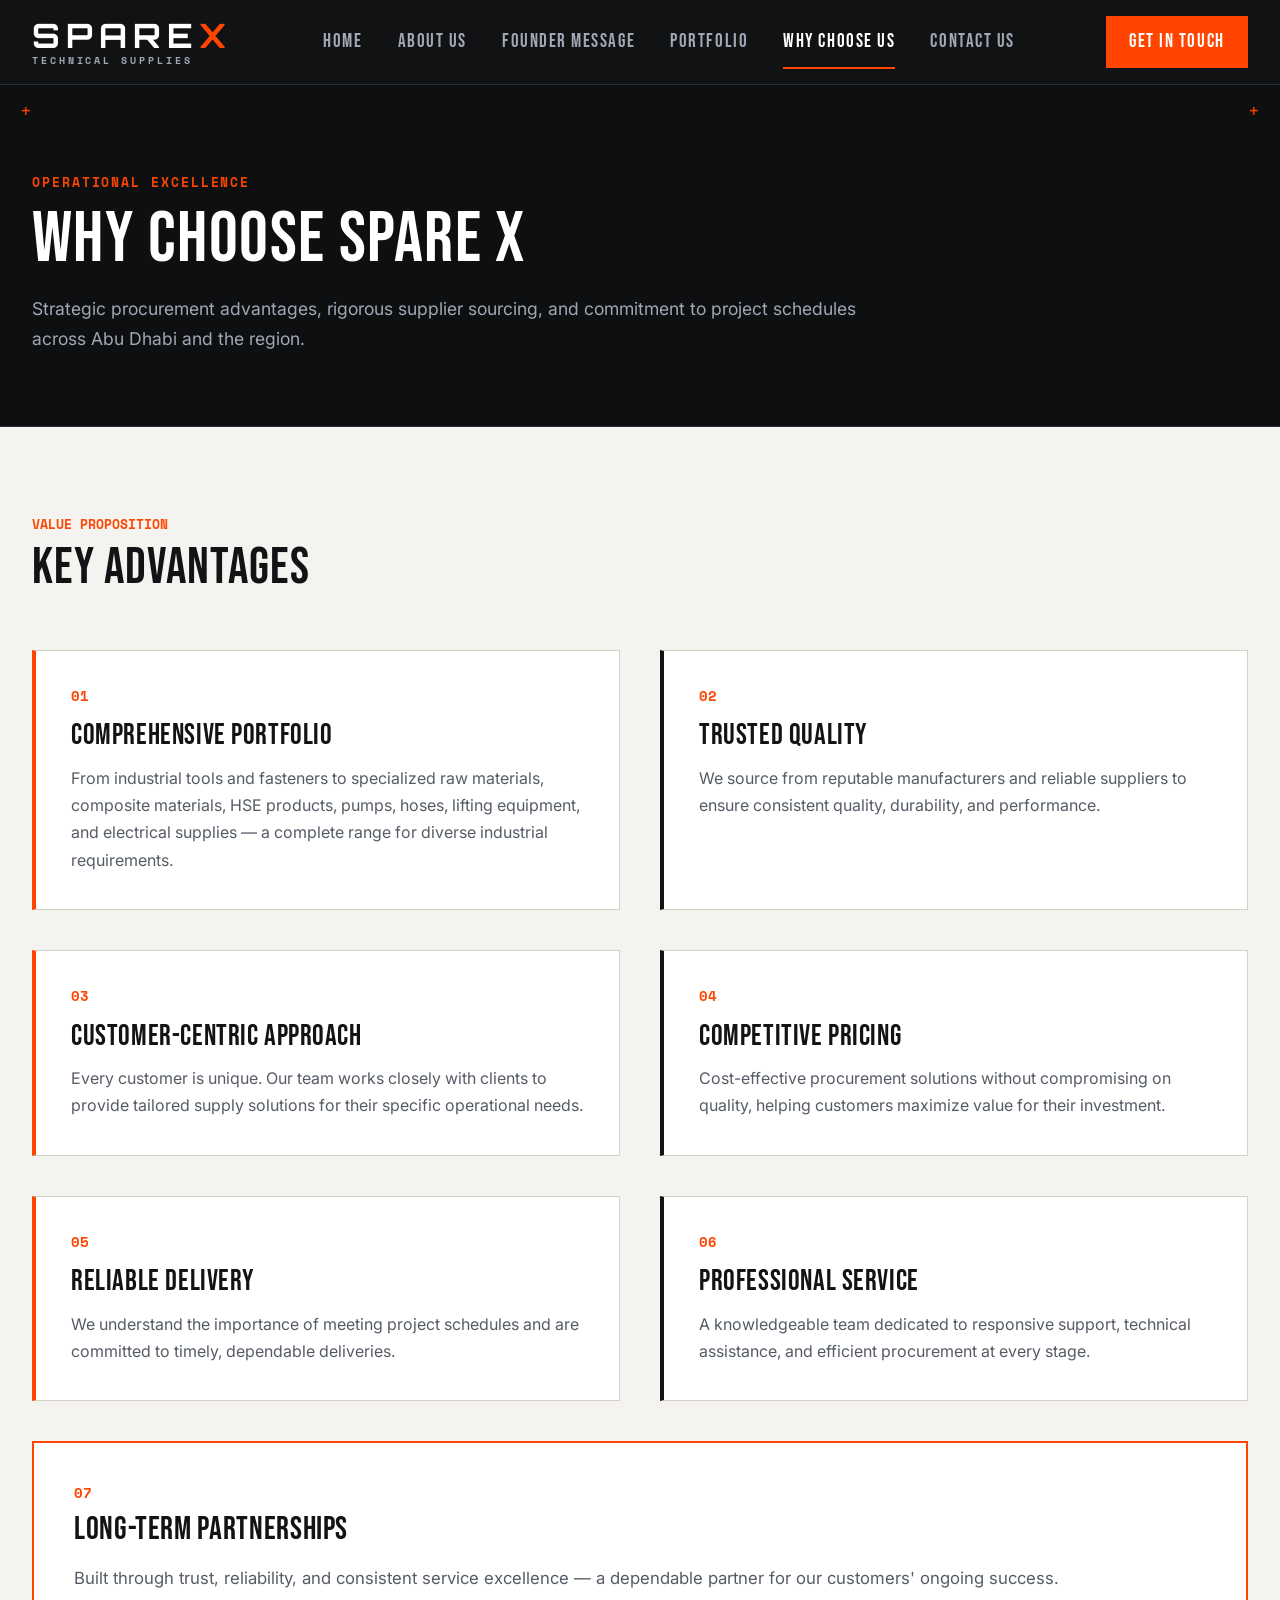
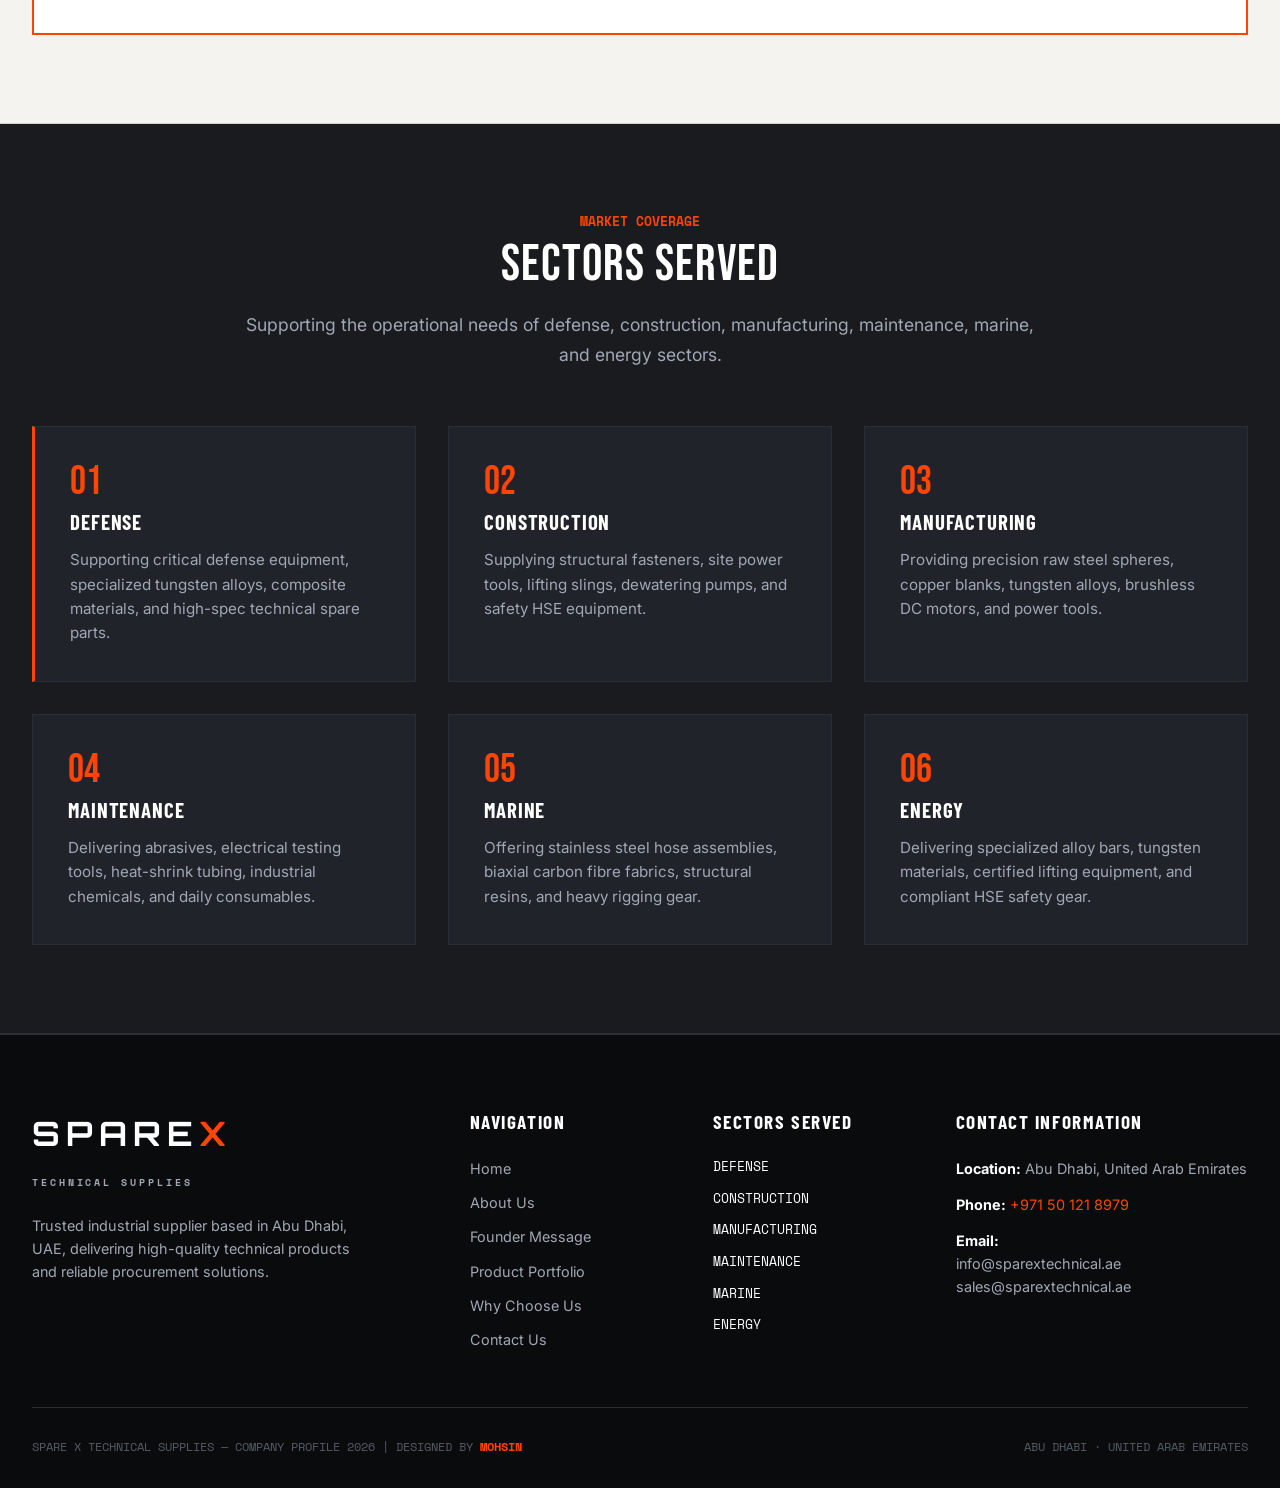
<file: why-us.html>
<!DOCTYPE html>
<html lang="en">
<head>
  <meta charset="UTF-8">
  <meta name="viewport" content="width=device-width, initial-scale=1.0">
  <title>Why Choose Spare X — Technical Procurement Advantages | Abu Dhabi, UAE</title>
  <link rel="icon" type="image/svg+xml" href="favicon.svg">
  <link rel="stylesheet" href="styles.css">
</head>
<body>

  <!-- Main Navigation Header -->
  <header class="site-header">
    <div class="container">
      <a href="index.html" class="brand-logo">
        <div class="brand-logo-main">SPARE<span class="x-mark">X</span></div>
        <div class="brand-logo-sub">TECHNICAL SUPPLIES</div>
      </a>

      <nav class="nav-menu" id="navMenu">
        <a href="index.html" class="nav-link">HOME</a>
        <a href="about.html" class="nav-link">ABOUT US</a>
        <a href="founder.html" class="nav-link">FOUNDER MESSAGE</a>
        <a href="portfolio.html" class="nav-link">PORTFOLIO</a>
        <a href="why-us.html" class="nav-link active">WHY CHOOSE US</a>
        <a href="contact.html" class="nav-link">CONTACT US</a>
      </nav>

      <div style="display: flex; align-items: center; gap: 1rem;">
        <a href="contact.html" class="nav-cta">GET IN TOUCH</a>
        <div class="mobile-toggle" id="mobileToggle">
          <span></span><span></span><span></span>
        </div>
      </div>
    </div>
  </header>

  <!-- PAGE HEADER (Dark Technical Banner) -->
  <section class="section section-dark technical-corner technical-corner--top-left technical-corner--top-right" style="padding: 5.5rem 0 4.5rem; background-color: #0E0F11;">
    <div class="container">
      <div style="font-family: var(--font-mono); font-size: 0.8rem; color: var(--orange); letter-spacing: 0.15em; font-weight: 700; margin-bottom: 0.8rem; text-transform: uppercase;">
        OPERATIONAL EXCELLENCE
      </div>
      <h1 class="heading-xl">WHY CHOOSE SPARE X</h1>
      <p class="lead-text" style="color: var(--text-gray-light); max-width: 850px;">
        Strategic procurement advantages, rigorous supplier sourcing, and commitment to project schedules across Abu Dhabi and the region.
      </p>
    </div>
  </section>

  <!-- 7 CORE PILLARS GRID (Off-White Light Canvas - PDF page 6) -->
  <section class="section section-light">
    <div class="container">
      <div style="margin-bottom: 3.5rem;">
        <div style="font-family: var(--font-mono); font-size: 0.8rem; color: var(--orange); font-weight: 700; text-transform: uppercase; margin-bottom: 0.4rem;">
          VALUE PROPOSITION
        </div>
        <h2 class="heading-lg">KEY ADVANTAGES</h2>
      </div>

      <div class="grid-2" style="gap: 2.5rem;">

        <!-- 01 Comprehensive Portfolio -->
        <div class="card-light" style="border-left: 4px solid var(--orange);">
          <div style="display: flex; justify-content: space-between; align-items: center; margin-bottom: 0.8rem;">
            <span style="font-family: var(--font-mono); color: var(--orange); font-weight: 700; font-size: 0.85rem;">01</span>
          </div>
          <h3 class="heading-md" style="font-size: 1.8rem; margin-bottom: 0.8rem;">COMPREHENSIVE PORTFOLIO</h3>
          <p style="color: var(--text-gray-dark); line-height: 1.7;">
            From industrial tools and fasteners to specialized raw materials, composite materials, HSE products, pumps, hoses, lifting equipment, and electrical supplies — a complete range for diverse industrial requirements.
          </p>
        </div>

        <!-- 02 Trusted Quality -->
        <div class="card-light" style="border-left: 4px solid var(--text-dark);">
          <div style="display: flex; justify-content: space-between; align-items: center; margin-bottom: 0.8rem;">
            <span style="font-family: var(--font-mono); color: var(--orange); font-weight: 700; font-size: 0.85rem;">02</span>
          </div>
          <h3 class="heading-md" style="font-size: 1.8rem; margin-bottom: 0.8rem;">TRUSTED QUALITY</h3>
          <p style="color: var(--text-gray-dark); line-height: 1.7;">
            We source from reputable manufacturers and reliable suppliers to ensure consistent quality, durability, and performance.
          </p>
        </div>

        <!-- 03 Customer-Centric Approach -->
        <div class="card-light" style="border-left: 4px solid var(--orange);">
          <div style="display: flex; justify-content: space-between; align-items: center; margin-bottom: 0.8rem;">
            <span style="font-family: var(--font-mono); color: var(--orange); font-weight: 700; font-size: 0.85rem;">03</span>
          </div>
          <h3 class="heading-md" style="font-size: 1.8rem; margin-bottom: 0.8rem;">CUSTOMER-CENTRIC APPROACH</h3>
          <p style="color: var(--text-gray-dark); line-height: 1.7;">
            Every customer is unique. Our team works closely with clients to provide tailored supply solutions for their specific operational needs.
          </p>
        </div>

        <!-- 04 Competitive Pricing -->
        <div class="card-light" style="border-left: 4px solid var(--text-dark);">
          <div style="display: flex; justify-content: space-between; align-items: center; margin-bottom: 0.8rem;">
            <span style="font-family: var(--font-mono); color: var(--orange); font-weight: 700; font-size: 0.85rem;">04</span>
          </div>
          <h3 class="heading-md" style="font-size: 1.8rem; margin-bottom: 0.8rem;">COMPETITIVE PRICING</h3>
          <p style="color: var(--text-gray-dark); line-height: 1.7;">
            Cost-effective procurement solutions without compromising on quality, helping customers maximize value for their investment.
          </p>
        </div>

        <!-- 05 Reliable Delivery -->
        <div class="card-light" style="border-left: 4px solid var(--orange);">
          <div style="display: flex; justify-content: space-between; align-items: center; margin-bottom: 0.8rem;">
            <span style="font-family: var(--font-mono); color: var(--orange); font-weight: 700; font-size: 0.85rem;">05</span>
          </div>
          <h3 class="heading-md" style="font-size: 1.8rem; margin-bottom: 0.8rem;">RELIABLE DELIVERY</h3>
          <p style="color: var(--text-gray-dark); line-height: 1.7;">
            We understand the importance of meeting project schedules and are committed to timely, dependable deliveries.
          </p>
        </div>

        <!-- 06 Professional Service -->
        <div class="card-light" style="border-left: 4px solid var(--text-dark);">
          <div style="display: flex; justify-content: space-between; align-items: center; margin-bottom: 0.8rem;">
            <span style="font-family: var(--font-mono); color: var(--orange); font-weight: 700; font-size: 0.85rem;">06</span>
          </div>
          <h3 class="heading-md" style="font-size: 1.8rem; margin-bottom: 0.8rem;">PROFESSIONAL SERVICE</h3>
          <p style="color: var(--text-gray-dark); line-height: 1.7;">
            A knowledgeable team dedicated to responsive support, technical assistance, and efficient procurement at every stage.
          </p>
        </div>

      </div>

      <!-- 07 Long-Term Partnerships -->
      <div style="margin-top: 2.5rem; background-color: var(--bg-light-card); border: 2px solid var(--orange); padding: 2.5rem;">
        <div style="font-family: var(--font-mono); color: var(--orange); font-weight: 700; font-size: 0.85rem; margin-bottom: 0.4rem;">07</div>
        <h3 class="heading-md" style="font-size: 2rem; margin-bottom: 1rem;">LONG-TERM PARTNERSHIPS</h3>
        <p style="color: var(--text-gray-dark); line-height: 1.8; font-size: 1.05rem;">
          Built through trust, reliability, and consistent service excellence — a dependable partner for our customers' ongoing success.
        </p>
      </div>
    </div>
  </section>

  <!-- SECTORS SERVED SECTION (Dark Surface Theme) -->
  <section class="section section-dark-surface">
    <div class="container">
      <div style="text-align: center; max-width: 800px; margin: 0 auto 3.5rem;">
        <div style="font-family: var(--font-mono); font-size: 0.8rem; color: var(--orange); font-weight: 700; text-transform: uppercase; margin-bottom: 0.4rem;">
          MARKET COVERAGE
        </div>
        <h2 class="heading-lg">SECTORS SERVED</h2>
        <p class="lead-text" style="color: var(--text-gray-light);">
          Supporting the operational needs of defense, construction, manufacturing, maintenance, marine, and energy sectors.
        </p>
      </div>

      <div class="grid-3">
        <div class="card-dark" style="border-left: 3px solid var(--orange);">
          <div style="font-family: var(--font-heading); font-size: 2.5rem; color: var(--orange); margin-bottom: 0.2rem; line-height: 1;">01</div>
          <h3 class="heading-sm" style="color: var(--text-white); font-size: 1.3rem; margin-bottom: 0.6rem;">DEFENSE</h3>
          <p style="color: var(--text-gray-light); font-size: 0.95rem; line-height: 1.6;">
            Supporting critical defense equipment, specialized tungsten alloys, composite materials, and high-spec technical spare parts.
          </p>
        </div>

        <div class="card-dark">
          <div style="font-family: var(--font-heading); font-size: 2.5rem; color: var(--orange); margin-bottom: 0.2rem; line-height: 1;">02</div>
          <h3 class="heading-sm" style="color: var(--text-white); font-size: 1.3rem; margin-bottom: 0.6rem;">CONSTRUCTION</h3>
          <p style="color: var(--text-gray-light); font-size: 0.95rem; line-height: 1.6;">
            Supplying structural fasteners, site power tools, lifting slings, dewatering pumps, and safety HSE equipment.
          </p>
        </div>

        <div class="card-dark">
          <div style="font-family: var(--font-heading); font-size: 2.5rem; color: var(--orange); margin-bottom: 0.2rem; line-height: 1;">03</div>
          <h3 class="heading-sm" style="color: var(--text-white); font-size: 1.3rem; margin-bottom: 0.6rem;">MANUFACTURING</h3>
          <p style="color: var(--text-gray-light); font-size: 0.95rem; line-height: 1.6;">
            Providing precision raw steel spheres, copper blanks, tungsten alloys, brushless DC motors, and power tools.
          </p>
        </div>

        <div class="card-dark">
          <div style="font-family: var(--font-heading); font-size: 2.5rem; color: var(--orange); margin-bottom: 0.2rem; line-height: 1;">04</div>
          <h3 class="heading-sm" style="color: var(--text-white); font-size: 1.3rem; margin-bottom: 0.6rem;">MAINTENANCE</h3>
          <p style="color: var(--text-gray-light); font-size: 0.95rem; line-height: 1.6;">
            Delivering abrasives, electrical testing tools, heat-shrink tubing, industrial chemicals, and daily consumables.
          </p>
        </div>

        <div class="card-dark">
          <div style="font-family: var(--font-heading); font-size: 2.5rem; color: var(--orange); margin-bottom: 0.2rem; line-height: 1;">05</div>
          <h3 class="heading-sm" style="color: var(--text-white); font-size: 1.3rem; margin-bottom: 0.6rem;">MARINE</h3>
          <p style="color: var(--text-gray-light); font-size: 0.95rem; line-height: 1.6;">
            Offering stainless steel hose assemblies, biaxial carbon fibre fabrics, structural resins, and heavy rigging gear.
          </p>
        </div>

        <div class="card-dark">
          <div style="font-family: var(--font-heading); font-size: 2.5rem; color: var(--orange); margin-bottom: 0.2rem; line-height: 1;">06</div>
          <h3 class="heading-sm" style="color: var(--text-white); font-size: 1.3rem; margin-bottom: 0.6rem;">ENERGY</h3>
          <p style="color: var(--text-gray-light); font-size: 0.95rem; line-height: 1.6;">
            Delivering specialized alloy bars, tungsten materials, certified lifting equipment, and compliant HSE safety gear.
          </p>
        </div>
      </div>
    </div>
  </section>

  <!-- MAIN FOOTER -->
  <footer class="site-footer">
    <div class="container">
      <div class="footer-top">
        <div>
          <div class="brand-logo-main" style="margin-bottom: 0.8rem;">SPARE<span class="x-mark">X</span></div>
          <div class="brand-logo-sub" style="margin-bottom: 1.5rem;">TECHNICAL SUPPLIES</div>
          <p style="color: var(--text-gray-light); font-size: 0.9rem; max-width: 340px; line-height: 1.6;">
            Trusted industrial supplier based in Abu Dhabi, UAE, delivering high-quality technical products and reliable procurement solutions.
          </p>
        </div>

        <div>
          <h4 class="footer-title">NAVIGATION</h4>
          <ul class="footer-links">
            <li><a href="index.html">Home</a></li>
            <li><a href="about.html">About Us</a></li>
            <li><a href="founder.html">Founder Message</a></li>
            <li><a href="portfolio.html">Product Portfolio</a></li>
            <li><a href="why-us.html">Why Choose Us</a></li>
            <li><a href="contact.html">Contact Us</a></li>
          </ul>
        </div>

        <div>
          <h4 class="footer-title">SECTORS SERVED</h4>
          <ul class="footer-links" style="font-family: var(--font-mono); font-size: 0.8rem;">
            <li>DEFENSE</li>
            <li>CONSTRUCTION</li>
            <li>MANUFACTURING</li>
            <li>MAINTENANCE</li>
            <li>MARINE</li>
            <li>ENERGY</li>
          </ul>
        </div>

        <div>
          <h4 class="footer-title">CONTACT INFORMATION</h4>
          <div style="display: flex; flex-direction: column; gap: 0.8rem; font-size: 0.9rem; color: var(--text-gray-light);">
            <p><strong style="color: var(--text-white);">Location:</strong> Abu Dhabi, United Arab Emirates</p>
            <p><strong style="color: var(--text-white);">Phone:</strong> <a href="tel:+971501218979" style="color: var(--orange);">+971 50 121 8979</a></p>
            <p><strong style="color: var(--text-white);">Email:</strong><br>
              <a href="mailto:info@sparextechnical.ae">info@sparextechnical.ae</a><br>
              <a href="mailto:sales@sparextechnical.ae">sales@sparextechnical.ae</a>
            </p>
          </div>
        </div>
      </div>

      <div class="footer-bottom">
        <div>SPARE X TECHNICAL SUPPLIES — COMPANY PROFILE 2026 | Designed by <a href="https://wa.me/923014365045?text=I%20am%20coming%20from%20Sparex%20website%2C%20I%20need%20to..." target="_blank" style="color: var(--orange); font-weight: 700;">Mohsin</a></div>
        <div>ABU DHABI · UNITED ARAB EMIRATES</div>
      </div>
    </div>
  </footer>

  <script src="main.js"></script>
</body>
</html>
</file>
<file: styles.css>
/* 
   SPARE X TECHNICAL SUPPLIES - ULTIMATE INDUSTRIAL WEB SYSTEM
   Location: Abu Dhabi, United Arab Emirates
   Design System: Architectural Swiss / High Contrast Monochrome + Safety Orange (#FF4500)
   Fonts: Technovier Regular (Logo), Bebas Neue (PDF Headings), Barlow Condensed, Inter (Clean Body)
   Optimization: Pixel-Perfect Viewport Scaled Mobile Responsiveness & Edge-to-Edge UAE Ribbon Banner
   Rules: Strictly NO gradients, NO glow effects. Pure solid contrast & precision grid alignment.
*/

@import url('https://fonts.googleapis.com/css2?family=Barlow+Condensed:wght@600;700;800;900&family=Bebas+Neue&family=Chakra+Petch:wght@700&family=Inter:wght@300;400;500;600;700&family=Orbitron:wght@800;900&family=Space+Mono:wght@400;700&display=swap');

@font-face {
  font-family: 'Technovier';
  src: local('Technovier Regular'), local('Technovier-Regular'), local('Technovier');
  font-weight: 400;
  font-style: normal;
  font-display: swap;
}

:root {
  --bg-dark: #121315;
  --bg-dark-surface: #191B1F;
  --bg-dark-card: #202329;
  --bg-light: #F4F3EF;
  --bg-light-surface: #EAE8E0;
  --bg-light-card: #FFFFFF;
  
  --orange: #FF4500;
  --orange-dark: #D93B00;

  --text-white: #FFFFFF;
  --text-dark: #121315;
  --text-gray-light: #A0A7B5;
  --text-gray-dark: #555C66;
  
  --border-dark: #2A2E36;
  --border-light: #D5D2C7;
  
  --font-logo: 'Technovier', 'Technovier Regular', 'Orbitron', 'Chakra Petch', -apple-system, sans-serif;
  --font-heading: 'Bebas Neue', 'Barlow Condensed', sans-serif;
  --font-body: 'Inter', -apple-system, sans-serif;
  --font-mono: 'Space Mono', monospace;
  
  --container-width: 1280px;
  --header-height: 85px;
  --transition-fast: 0.2s cubic-bezier(0.16, 1, 0.3, 1);
  --transition-smooth: 0.35s cubic-bezier(0.16, 1, 0.3, 1);
}

/* Reset & Base Setup */
*, *::before, *::after {
  box-sizing: border-box;
  margin: 0;
  padding: 0;
}

html {
  font-size: 16px;
  scroll-behavior: smooth;
  background-color: var(--bg-dark);
  color: var(--text-white);
  font-family: var(--font-body);
  -webkit-font-smoothing: antialiased;
  -webkit-text-size-adjust: 100%;
}

body {
  overflow-x: hidden;
  line-height: 1.6;
  width: 100%;
  min-height: 100vh;
}

a {
  color: inherit;
  text-decoration: none;
  transition: color var(--transition-fast);
}

ul {
  list-style: none;
}

img, svg {
  display: block;
  max-width: 100%;
  height: auto;
}

button, input, textarea, select {
  font-family: inherit;
  font-size: inherit;
  color: inherit;
  border: none;
  outline: none;
  background: none;
}

.container {
  width: 100%;
  max-width: var(--container-width);
  margin: 0 auto;
  padding: 0 2rem;
  position: relative;
  z-index: 1;
}

/* Technical Corner Mark Decoration */
.technical-corner {
  position: relative;
}

.technical-corner::before,
.technical-corner::after {
  content: "+";
  position: absolute;
  font-family: var(--font-mono);
  font-size: 1.2rem;
  color: var(--orange);
  line-height: 1;
  pointer-events: none;
  z-index: 2;
}

.technical-corner--top-left::before { top: 16px; left: 20px; }
.technical-corner--top-right::after { top: 16px; right: 20px; }

/* Main Site Navigation Header */
.site-header {
  position: sticky;
  top: 0;
  z-index: 1000;
  background-color: rgba(18, 19, 21, 0.98);
  backdrop-filter: blur(8px);
  border-bottom: 1px solid var(--border-dark);
  height: var(--header-height);
  display: flex;
  align-items: center;
}

.site-header .container {
  display: flex;
  justify-content: space-between;
  align-items: center;
  width: 100%;
}

/* Brand Logo */
.brand-logo {
  display: flex;
  flex-direction: column;
  line-height: 1;
  flex-shrink: 0;
}

.brand-logo-main {
  font-family: 'Technovier', 'Technovier Regular', 'Orbitron', 'Chakra Petch', sans-serif;
  font-size: 2.1rem;
  font-weight: 700;
  letter-spacing: 0.18em;
  text-transform: uppercase;
  color: var(--text-white);
  display: flex;
  align-items: center;
}

.brand-logo-main .x-mark {
  color: var(--orange);
}

.brand-logo-sub {
  font-family: var(--font-mono);
  font-size: 0.65rem;
  font-weight: 700;
  letter-spacing: 0.28em;
  color: var(--text-gray-light);
  text-transform: uppercase;
  margin-top: 3px;
}

/* Nav Menu */
.nav-menu {
  display: flex;
  align-items: center;
  gap: 2.2rem;
}

.nav-link {
  font-family: var(--font-heading);
  font-size: 1.2rem;
  font-weight: 400;
  letter-spacing: 0.08em;
  text-transform: uppercase;
  color: var(--text-gray-light);
  padding: 0.5rem 0;
  position: relative;
  white-space: nowrap;
}

.nav-link:hover,
.nav-link.active {
  color: var(--text-white);
}

.nav-link.active::after {
  content: "";
  position: absolute;
  bottom: -4px;
  left: 0;
  width: 100%;
  height: 2px;
  background-color: var(--orange);
}

.nav-cta {
  display: inline-flex;
  align-items: center;
  justify-content: center;
  padding: 0.6rem 1.4rem;
  background-color: var(--orange);
  color: var(--text-white);
  font-family: var(--font-heading);
  font-size: 1.2rem;
  font-weight: 400;
  letter-spacing: 0.08em;
  text-transform: uppercase;
  border: 1px solid var(--orange);
  transition: all var(--transition-fast);
  cursor: pointer;
  white-space: nowrap;
  flex-shrink: 0;
}

.nav-cta:hover {
  background-color: var(--orange-dark);
  border-color: var(--orange-dark);
}

/* Mobile Toggle Hamburger Icon */
.mobile-toggle {
  display: none;
  flex-direction: column;
  justify-content: center;
  align-items: center;
  gap: 5px;
  cursor: pointer;
  width: 40px;
  height: 40px;
  border: 1px solid var(--border-dark);
  background-color: rgba(255, 255, 255, 0.03);
  flex-shrink: 0;
  transition: border-color var(--transition-fast);
}

.mobile-toggle:hover {
  border-color: var(--orange);
}

.mobile-toggle span {
  width: 18px;
  height: 2px;
  background-color: var(--text-white);
  transition: all var(--transition-fast);
}

/* Section Structure: Alternating Dark & Light */
.section {
  padding: 5.5rem 0;
  position: relative;
}

.section-dark {
  background-color: var(--bg-dark);
  color: var(--text-white);
  border-bottom: 1px solid var(--border-dark);
}

.section-dark-surface {
  background-color: var(--bg-dark-surface);
  color: var(--text-white);
  border-bottom: 1px solid var(--border-dark);
}

.section-light {
  background-color: var(--bg-light);
  color: var(--text-dark);
  border-bottom: 1px solid var(--border-light);
}

.section-light-surface {
  background-color: var(--bg-light-surface);
  color: var(--text-dark);
  border-bottom: 1px solid var(--border-light);
}

/* Founder Message Top Hero Section with Clean White Background */
.section-founder-hero {
  background-color: #FFFFFF;
  background-image: none;
  color: var(--text-dark);
  position: relative;
  border-bottom: 1px solid var(--border-light);
  padding: 0 0 5.5rem;
}

/* Full-Width Edge-to-Edge UAE Ribbon Banner Container with Subtle Soft White Edge Blending */
.uae-ribbon-fullbleed {
  width: 100%;
  height: 80px;
  overflow: hidden;
  position: relative;
  margin-top: 1.2rem;
  margin-bottom: 0.5rem;
  background-color: #FFFFFF;
}

/* Subtle Low-Intensity Soft White Blending Fade Overlays on Top & Bottom Borders */
.uae-ribbon-fullbleed::before,
.uae-ribbon-fullbleed::after {
  content: "";
  position: absolute;
  left: 0;
  right: 0;
  height: 6px;
  z-index: 2;
  pointer-events: none;
}

.uae-ribbon-fullbleed::before {
  top: 0;
  background: linear-gradient(to bottom, rgba(255, 255, 255, 0.65), rgba(255, 255, 255, 0));
}

.uae-ribbon-fullbleed::after {
  bottom: 0;
  background: linear-gradient(to top, rgba(255, 255, 255, 0.65), rgba(255, 255, 255, 0));
}

.uae-ribbon-fullbleed img {
  width: 100%;
  height: 100%;
  object-fit: cover;
  object-position: center;
  display: block;
  opacity: 0.95;
  filter: drop-shadow(0 2px 6px rgba(0, 0, 0, 0.04));
  mask-image: linear-gradient(to right, transparent 0%, black 2%, black 98%, transparent 100%);
  -webkit-mask-image: linear-gradient(to right, transparent 0%, black 2%, black 98%, transparent 100%);
}

/* Product Gallery Grid Styles */
.product-gallery {
  display: grid;
  grid-template-columns: repeat(auto-fill, minmax(110px, 1fr));
  gap: 0.75rem;
  margin-top: 1.2rem;
}

.product-img-card {
  background-color: #FFFFFF;
  border: 1px solid var(--border-light);
  padding: 0.4rem;
  border-radius: 2px;
  overflow: hidden;
  height: 100px;
  display: flex;
  align-items: center;
  justify-content: center;
  transition: all var(--transition-fast);
}

.card-dark .product-img-card {
  background-color: var(--bg-dark-surface);
  border-color: var(--border-dark);
}

.product-img-card img {
  max-width: 100%;
  max-height: 100%;
  object-fit: contain;
  transition: transform var(--transition-fast);
}

.product-img-card:hover img {
  transform: scale(1.08);
}

/* Headings */
.heading-xl {
  font-family: var(--font-heading);
  font-size: 4.5rem;
  font-weight: 400;
  line-height: 0.95;
  letter-spacing: 0.02em;
  text-transform: uppercase;
  margin-bottom: 1.2rem;
}

.heading-lg {
  font-family: var(--font-heading);
  font-size: 3.2rem;
  font-weight: 400;
  line-height: 1.02;
  letter-spacing: 0.02em;
  text-transform: uppercase;
  margin-bottom: 1.2rem;
}

.heading-md {
  font-family: var(--font-heading);
  font-size: 2rem;
  font-weight: 400;
  line-height: 1.1;
  letter-spacing: 0.02em;
  text-transform: uppercase;
  margin-bottom: 0.8rem;
}

.heading-sm {
  font-family: 'Barlow Condensed', sans-serif;
  font-size: 1.3rem;
  font-weight: 700;
  text-transform: uppercase;
  letter-spacing: 0.04em;
  margin-bottom: 0.5rem;
}

.lead-text {
  font-size: 1.1rem;
  font-weight: 400;
  line-height: 1.7;
}

.section-dark .lead-text {
  color: var(--text-gray-light);
}

.section-light .lead-text,
.section-founder-hero .lead-text {
  color: var(--text-gray-dark);
}

/* Grids & Cards */
.grid-2 {
  display: grid;
  grid-template-columns: repeat(2, 1fr);
  gap: 2.5rem;
}

.grid-3 {
  display: grid;
  grid-template-columns: repeat(3, 1fr);
  gap: 2rem;
}

.grid-4 {
  display: grid;
  grid-template-columns: repeat(4, 1fr);
  gap: 1.5rem;
}

.grid-span-2 {
  grid-column: span 2;
}

.card-dark {
  background-color: var(--bg-dark-card);
  border: 1px solid var(--border-dark);
  padding: 2.2rem;
  transition: border-color var(--transition-fast);
}

.card-dark:hover {
  border-color: var(--orange);
}

.card-light {
  background-color: var(--bg-light-card);
  border: 1px solid var(--border-light);
  padding: 2.2rem;
  transition: border-color var(--transition-fast);
}

.card-light:hover {
  border-color: var(--orange);
}

/* Helper Class for Mini Stats Grid */
.metrics-mini-grid {
  display: grid;
  grid-template-columns: repeat(3, 1fr);
  gap: 1rem;
  text-align: center;
}

/* Buttons */
.btn-primary {
  display: inline-flex;
  align-items: center;
  justify-content: center;
  gap: 0.6rem;
  padding: 0.95rem 2.2rem;
  background-color: var(--orange);
  color: var(--text-white);
  font-family: var(--font-heading);
  font-size: 1.25rem;
  font-weight: 400;
  letter-spacing: 0.08em;
  text-transform: uppercase;
  border: 1px solid var(--orange);
  cursor: pointer;
  transition: all var(--transition-fast);
  white-space: nowrap;
}

.btn-primary:hover {
  background-color: var(--orange-dark);
  border-color: var(--orange-dark);
}

.btn-secondary-dark {
  display: inline-flex;
  align-items: center;
  justify-content: center;
  padding: 0.95rem 2.2rem;
  background-color: transparent;
  color: var(--text-white);
  font-family: var(--font-heading);
  font-size: 1.25rem;
  font-weight: 400;
  letter-spacing: 0.08em;
  text-transform: uppercase;
  border: 1px solid var(--border-dark);
  cursor: pointer;
  transition: all var(--transition-fast);
  white-space: nowrap;
}

.btn-secondary-dark:hover {
  border-color: var(--orange);
  color: var(--orange);
}

.btn-secondary-light {
  display: inline-flex;
  align-items: center;
  justify-content: center;
  padding: 0.95rem 2.2rem;
  background-color: transparent;
  color: var(--text-dark);
  font-family: var(--font-heading);
  font-size: 1.25rem;
  font-weight: 400;
  letter-spacing: 0.08em;
  text-transform: uppercase;
  border: 1px solid var(--border-light);
  cursor: pointer;
  transition: all var(--transition-fast);
  white-space: nowrap;
}

.btn-secondary-light:hover {
  border-color: var(--orange);
  color: var(--orange);
}

/* Metrics Counter Banner */
.metrics-strip {
  background-color: #0C0D0F;
  border-top: 1px solid var(--border-dark);
  border-bottom: 1px solid var(--border-dark);
  padding: 3rem 0;
}

.metrics-grid {
  display: grid;
  grid-template-columns: repeat(3, 1fr);
  gap: 2rem;
}

.metric-item {
  border-left: 2px solid var(--orange);
  padding-left: 1.5rem;
}

.metric-number {
  font-family: var(--font-heading);
  font-size: 4rem;
  line-height: 0.9;
  color: var(--text-white);
  margin-bottom: 0.3rem;
}

.metric-label {
  font-family: var(--font-mono);
  font-size: 0.8rem;
  letter-spacing: 0.12em;
  color: var(--text-gray-light);
  text-transform: uppercase;
}

/* Portfolio Tabs */
.tab-navigation {
  display: flex;
  flex-wrap: wrap;
  gap: 0.5rem;
  margin-bottom: 2.5rem;
  border-bottom: 1px solid var(--border-dark);
  padding-bottom: 1rem;
}

.tab-btn {
  font-family: 'Barlow Condensed', sans-serif;
  font-size: 1.05rem;
  font-weight: 700;
  letter-spacing: 0.06em;
  text-transform: uppercase;
  padding: 0.6rem 1.2rem;
  border: 1px solid var(--border-dark);
  background-color: var(--bg-dark-card);
  color: var(--text-gray-light);
  cursor: pointer;
  transition: all var(--transition-fast);
  white-space: nowrap;
}

.tab-btn:hover,
.tab-btn.active {
  background-color: var(--orange);
  border-color: var(--orange);
  color: var(--text-white);
}

/* Responsive Action Row Helper */
.action-row-responsive {
  display: flex;
  gap: 1rem;
}

/* Footer Architecture */
.site-footer {
  background-color: #0A0B0C;
  color: var(--text-white);
  border-top: 1px solid var(--border-dark);
  padding: 4.5rem 0 2rem;
  font-size: 0.9rem;
}

.footer-top {
  display: grid;
  grid-template-columns: 2fr 1fr 1fr 1.5fr;
  gap: 3rem;
  margin-bottom: 3.5rem;
}

.footer-title {
  font-family: 'Barlow Condensed', sans-serif;
  font-size: 1.2rem;
  font-weight: 700;
  letter-spacing: 0.08em;
  text-transform: uppercase;
  margin-bottom: 1.2rem;
  color: var(--text-white);
}

.footer-links {
  display: flex;
  flex-direction: column;
  gap: 0.7rem;
}

.footer-links a {
  color: var(--text-gray-light);
}

.footer-links a:hover {
  color: var(--orange);
}

.footer-bottom {
  border-top: 1px solid var(--border-dark);
  padding-top: 1.8rem;
  display: flex;
  justify-content: space-between;
  align-items: center;
  font-family: var(--font-mono);
  font-size: 0.75rem;
  color: var(--text-gray-dark);
  text-transform: uppercase;
}

/* Comprehensive Pixel-Level Responsive Media Queries for Mobile & Tablet */
@media (max-width: 1024px) {
  .heading-xl { font-size: 3.5rem; }
  .heading-lg { font-size: 2.5rem; }
  .grid-4 { grid-template-columns: repeat(2, 1fr); }
  .grid-3 { grid-template-columns: repeat(2, 1fr); }
  .footer-top { grid-template-columns: repeat(2, 1fr); }
}

@media (max-width: 768px) {
  .container {
    padding: 0 1.25rem !important;
  }

  .section {
    padding: 3.25rem 0 !important;
  }

  .section-founder-hero {
    padding: 0 0 2.8rem !important;
  }

  .uae-ribbon-fullbleed {
    height: 58px !important;
    margin-top: 0.8rem !important;
  }

  .product-gallery {
    grid-template-columns: repeat(auto-fill, minmax(90px, 1fr)) !important;
    gap: 0.5rem !important;
  }
  
  .product-img-card {
    height: 80px !important;
  }

  .technical-corner--top-left::before { top: 10px; left: 12px; }
  .technical-corner--top-right::after { top: 10px; right: 12px; }

  .site-header {
    height: 68px !important;
  }

  .site-header .nav-cta {
    font-size: 0.82rem !important;
    padding: 0.4rem 0.75rem !important;
    white-space: nowrap !important;
    letter-spacing: 0.04em !important;
    height: 36px !important;
    display: inline-flex !important;
    align-items: center !important;
  }

  .nav-menu {
    position: fixed;
    top: 68px;
    left: 0;
    width: 100%;
    height: calc(100vh - 68px);
    background-color: #0E0F11;
    flex-direction: column;
    align-items: flex-start;
    padding: 1.8rem 1.5rem;
    gap: 0;
    transform: translateX(-100%);
    transition: transform var(--transition-smooth);
    z-index: 999;
    overflow-y: auto;
    border-top: 1px solid var(--border-dark);
  }

  .nav-menu.active {
    transform: translateX(0);
  }

  .nav-link {
    font-size: 1.4rem !important;
    padding: 0.85rem 0 !important;
    border-bottom: 1px solid rgba(255, 255, 255, 0.05);
    width: 100%;
  }

  .mobile-toggle {
    display: flex !important;
  }

  .heading-xl { font-size: 2.5rem !important; line-height: 0.98 !important; margin-bottom: 1rem !important; }
  .heading-lg { font-size: 1.85rem !important; line-height: 1.05 !important; margin-bottom: 1rem !important; }
  .heading-md { font-size: 1.45rem !important; line-height: 1.1 !important; }
  .heading-sm { font-size: 1.18rem !important; }
  .lead-text { font-size: 0.98rem !important; line-height: 1.6 !important; }

  /* Responsive Grid Overrides */
  .grid-2, .grid-3, .grid-4 {
    grid-template-columns: 1fr !important;
    gap: 1.25rem !important;
  }

  .grid-span-2 {
    grid-column: auto / span 1 !important;
  }

  .metrics-grid {
    grid-template-columns: 1fr !important;
    gap: 1.4rem !important;
  }

  .metric-item {
    padding-left: 1.2rem !important;
    border-left-width: 3px !important;
  }

  .metric-number {
    font-size: 3.2rem !important;
  }

  .metrics-mini-grid {
    grid-template-columns: 1fr !important;
    gap: 0.75rem !important;
  }

  /* Portfolio Tabs Mobile Horizontal Scroll */
  .tab-navigation {
    flex-wrap: nowrap !important;
    overflow-x: auto !important;
    padding-bottom: 0.8rem !important;
    margin-bottom: 1.8rem !important;
    -webkit-overflow-scrolling: touch;
    scrollbar-width: none;
  }

  .tab-navigation::-webkit-scrollbar {
    display: none;
  }

  .tab-btn {
    font-size: 0.85rem !important;
    padding: 0.48rem 0.85rem !important;
    flex-shrink: 0 !important;
  }

  /* Card Padding Optimization */
  .card-dark, .card-light {
    padding: 1.35rem 1.15rem !important;
  }

  /* Action Buttons Full Width on Mobile */
  .btn-primary, .btn-secondary-dark, .btn-secondary-light {
    width: 100% !important;
    text-align: center !important;
    font-size: 1.1rem !important;
    padding: 0.85rem 1rem !important;
  }

  .action-row-responsive {
    flex-direction: column !important;
    width: 100% !important;
    gap: 0.8rem !important;
  }

  .footer-top {
    grid-template-columns: 1fr !important;
    gap: 2rem !important;
    margin-bottom: 2.2rem !important;
  }

  .footer-bottom {
    flex-direction: column !important;
    gap: 0.8rem !important;
    text-align: center !important;
    padding-top: 1.4rem !important;
  }
}

@media (max-width: 480px) {
  .container {
    padding: 0 1rem !important;
  }

  .uae-ribbon-fullbleed {
    height: 44px !important;
    margin-top: 0.5rem !important;
  }

  .brand-logo-main {
    font-size: 1.4rem !important;
    letter-spacing: 0.1em !important;
  }

  .brand-logo-sub {
    font-size: 0.48rem !important;
    letter-spacing: 0.16em !important;
  }

  .site-header .nav-cta {
    font-size: 0.75rem !important;
    padding: 0.35rem 0.55rem !important;
    height: 32px !important;
  }

  .heading-xl { font-size: 2.15rem !important; }
  .heading-lg { font-size: 1.65rem !important; }
}
</file>
